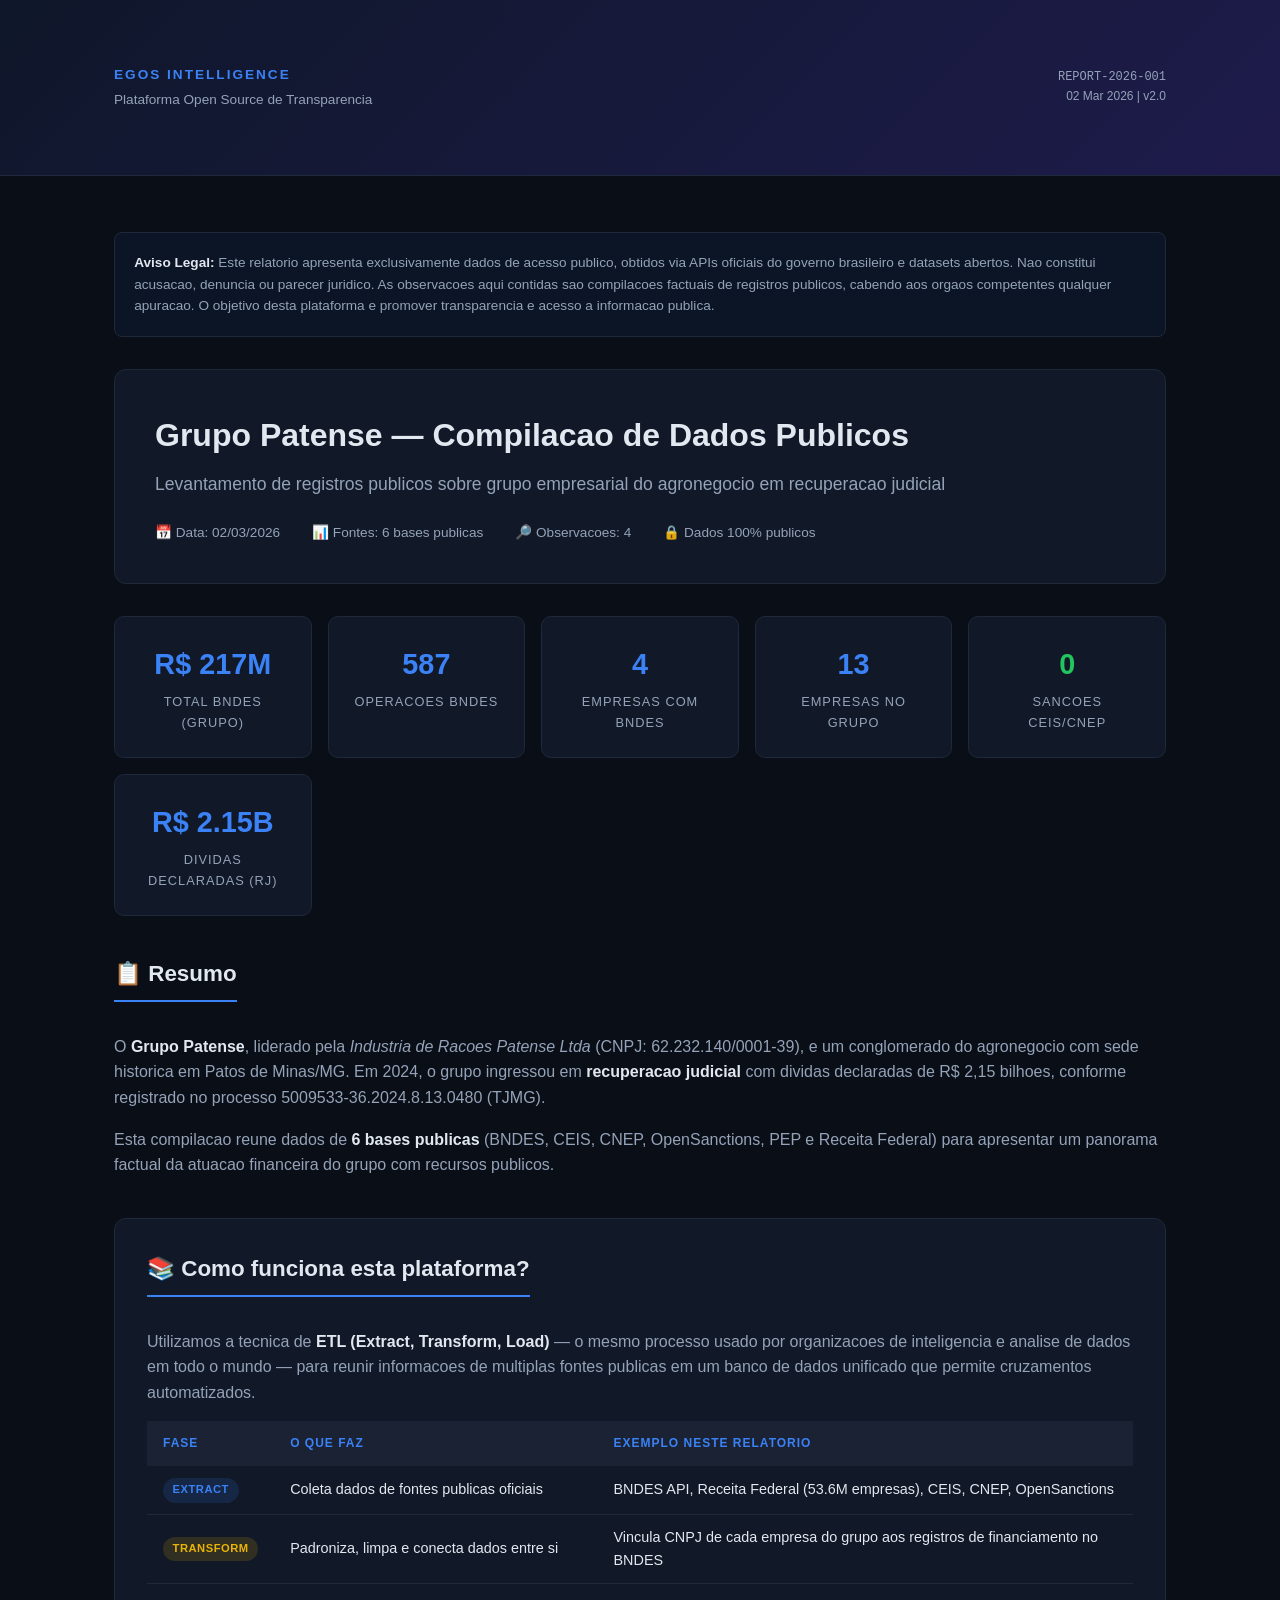
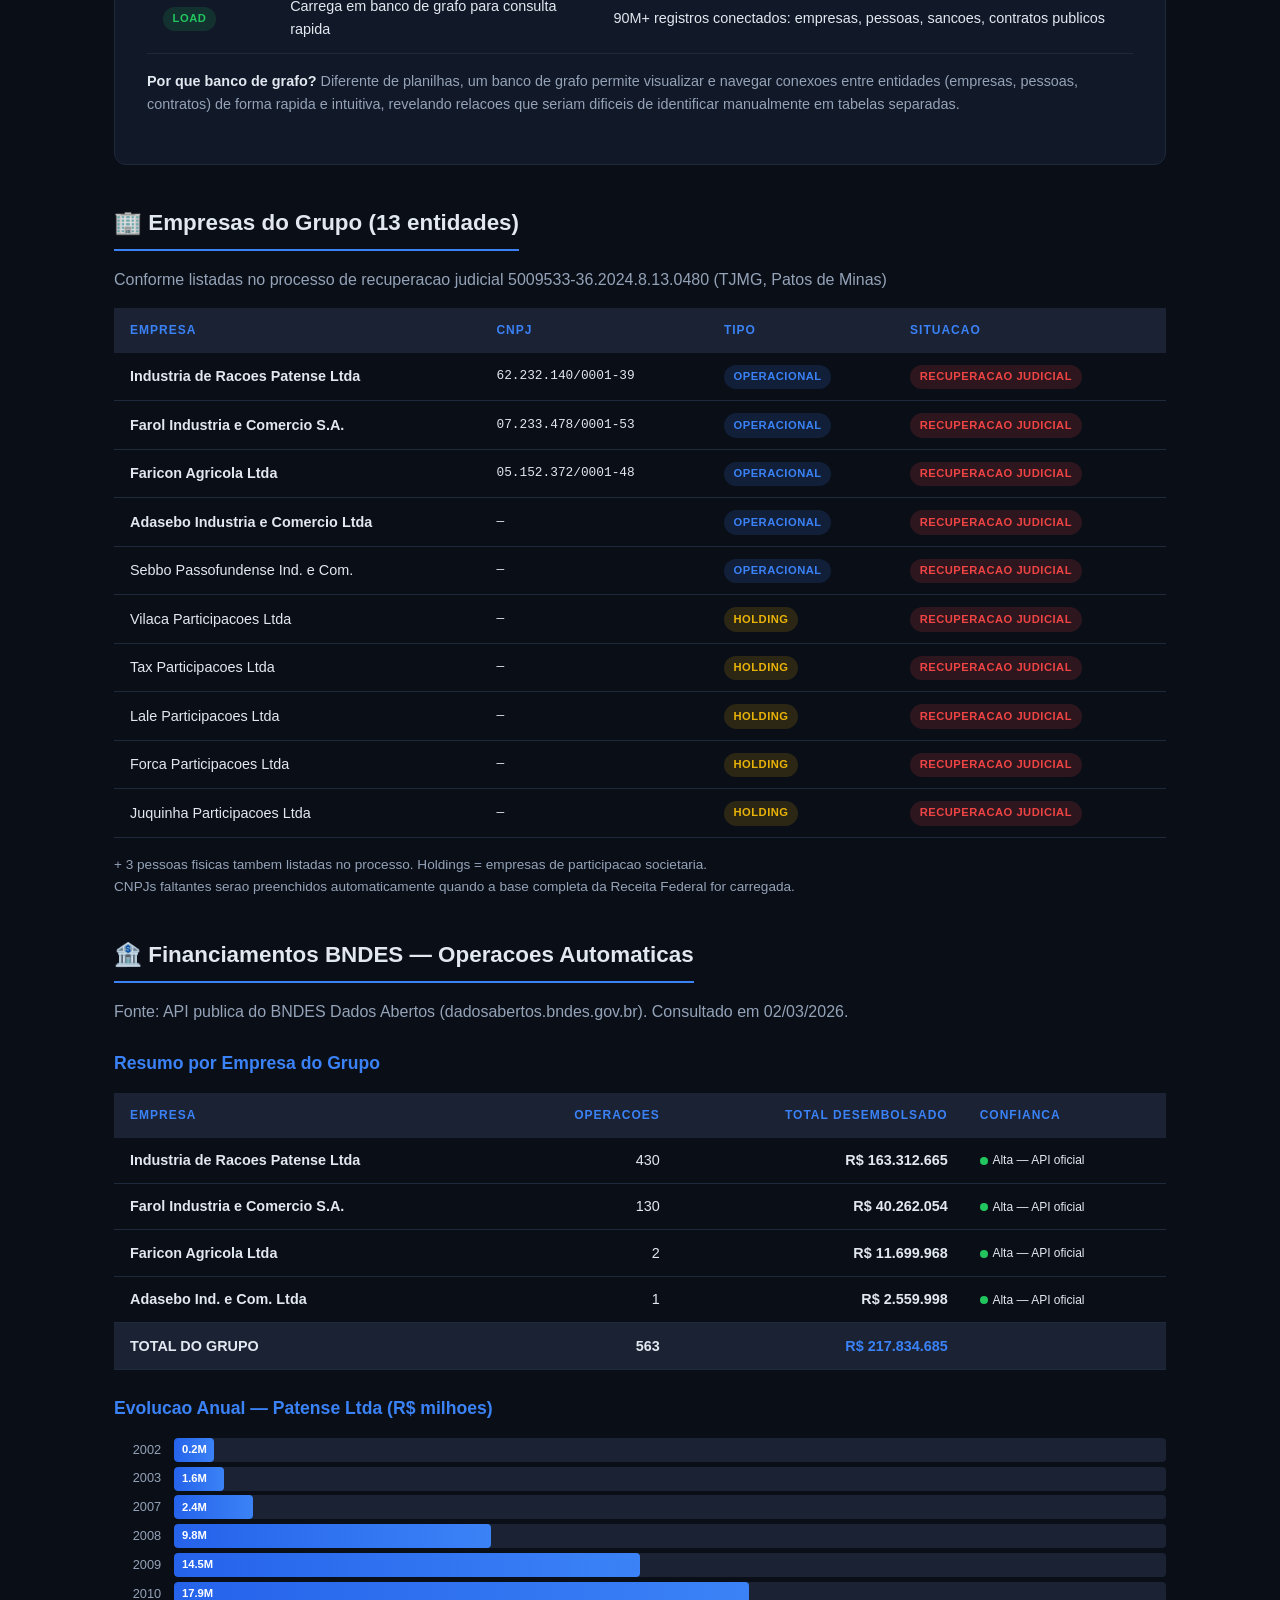
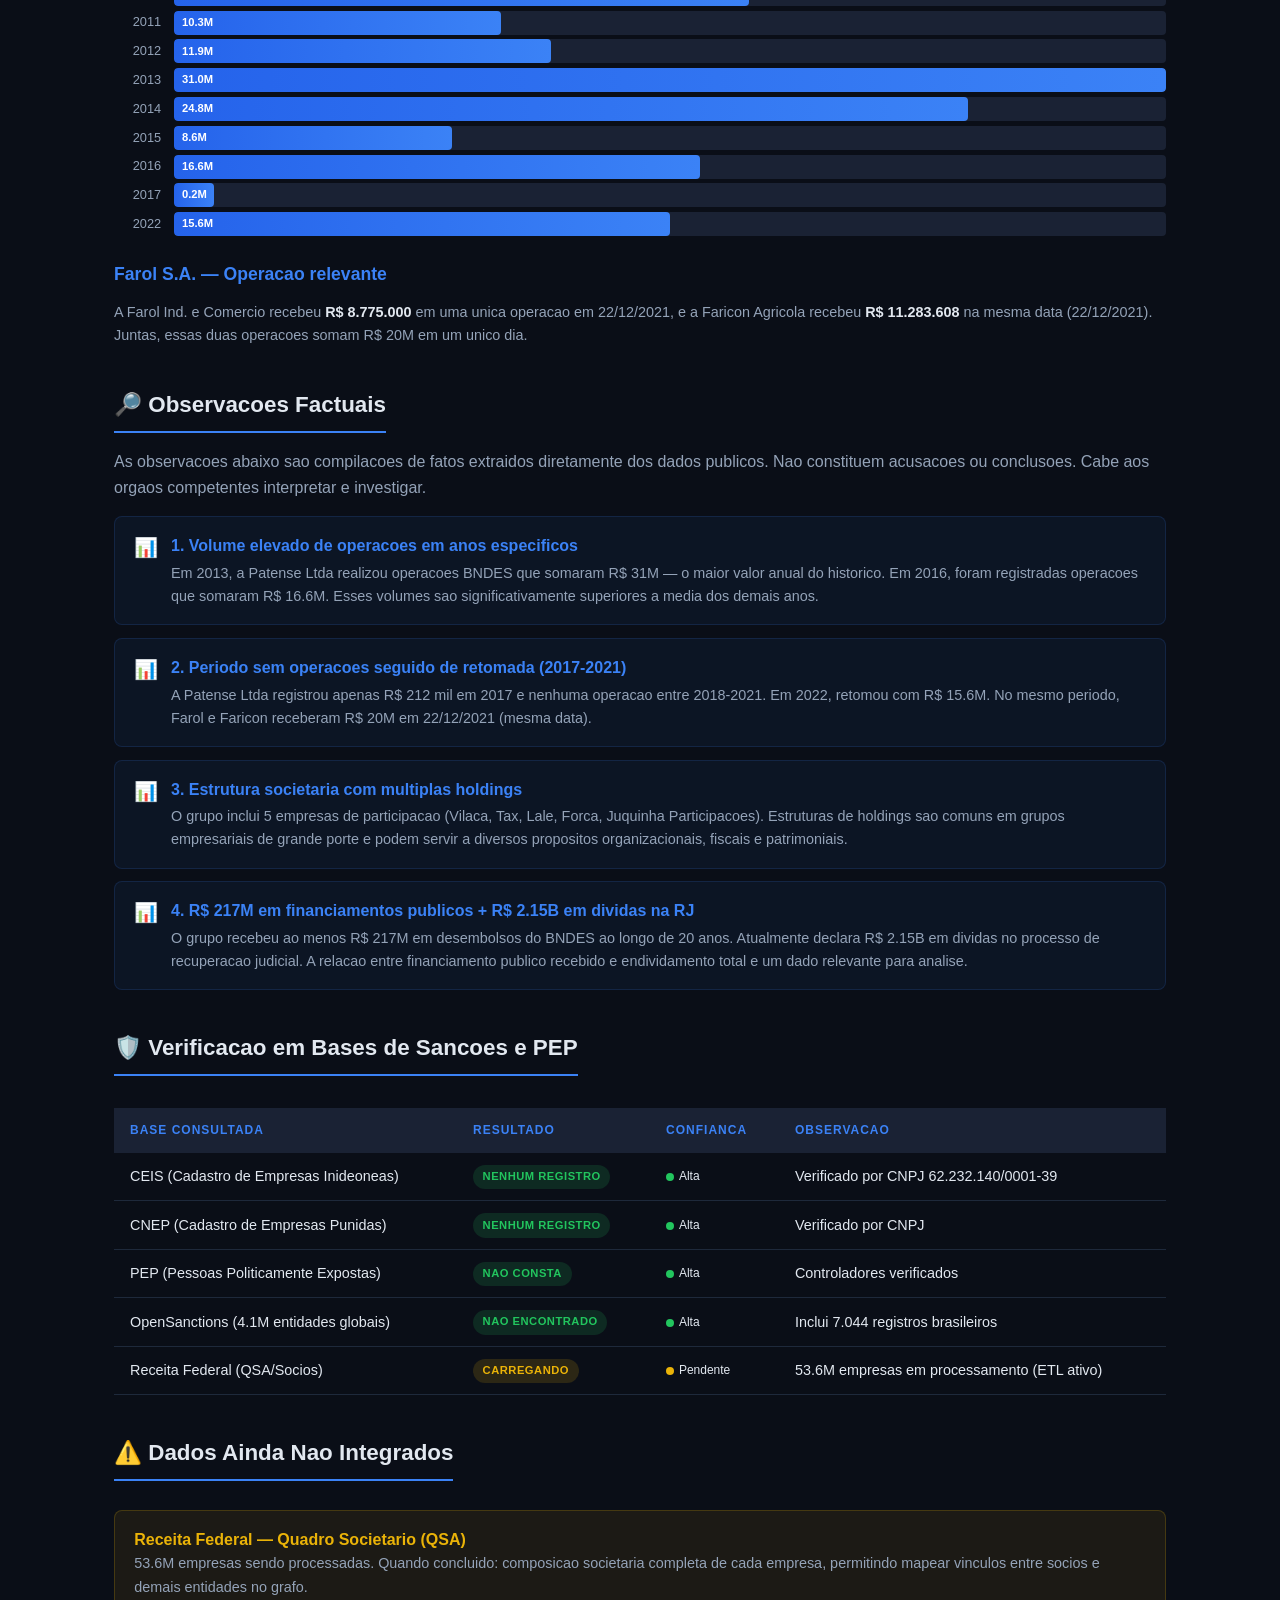
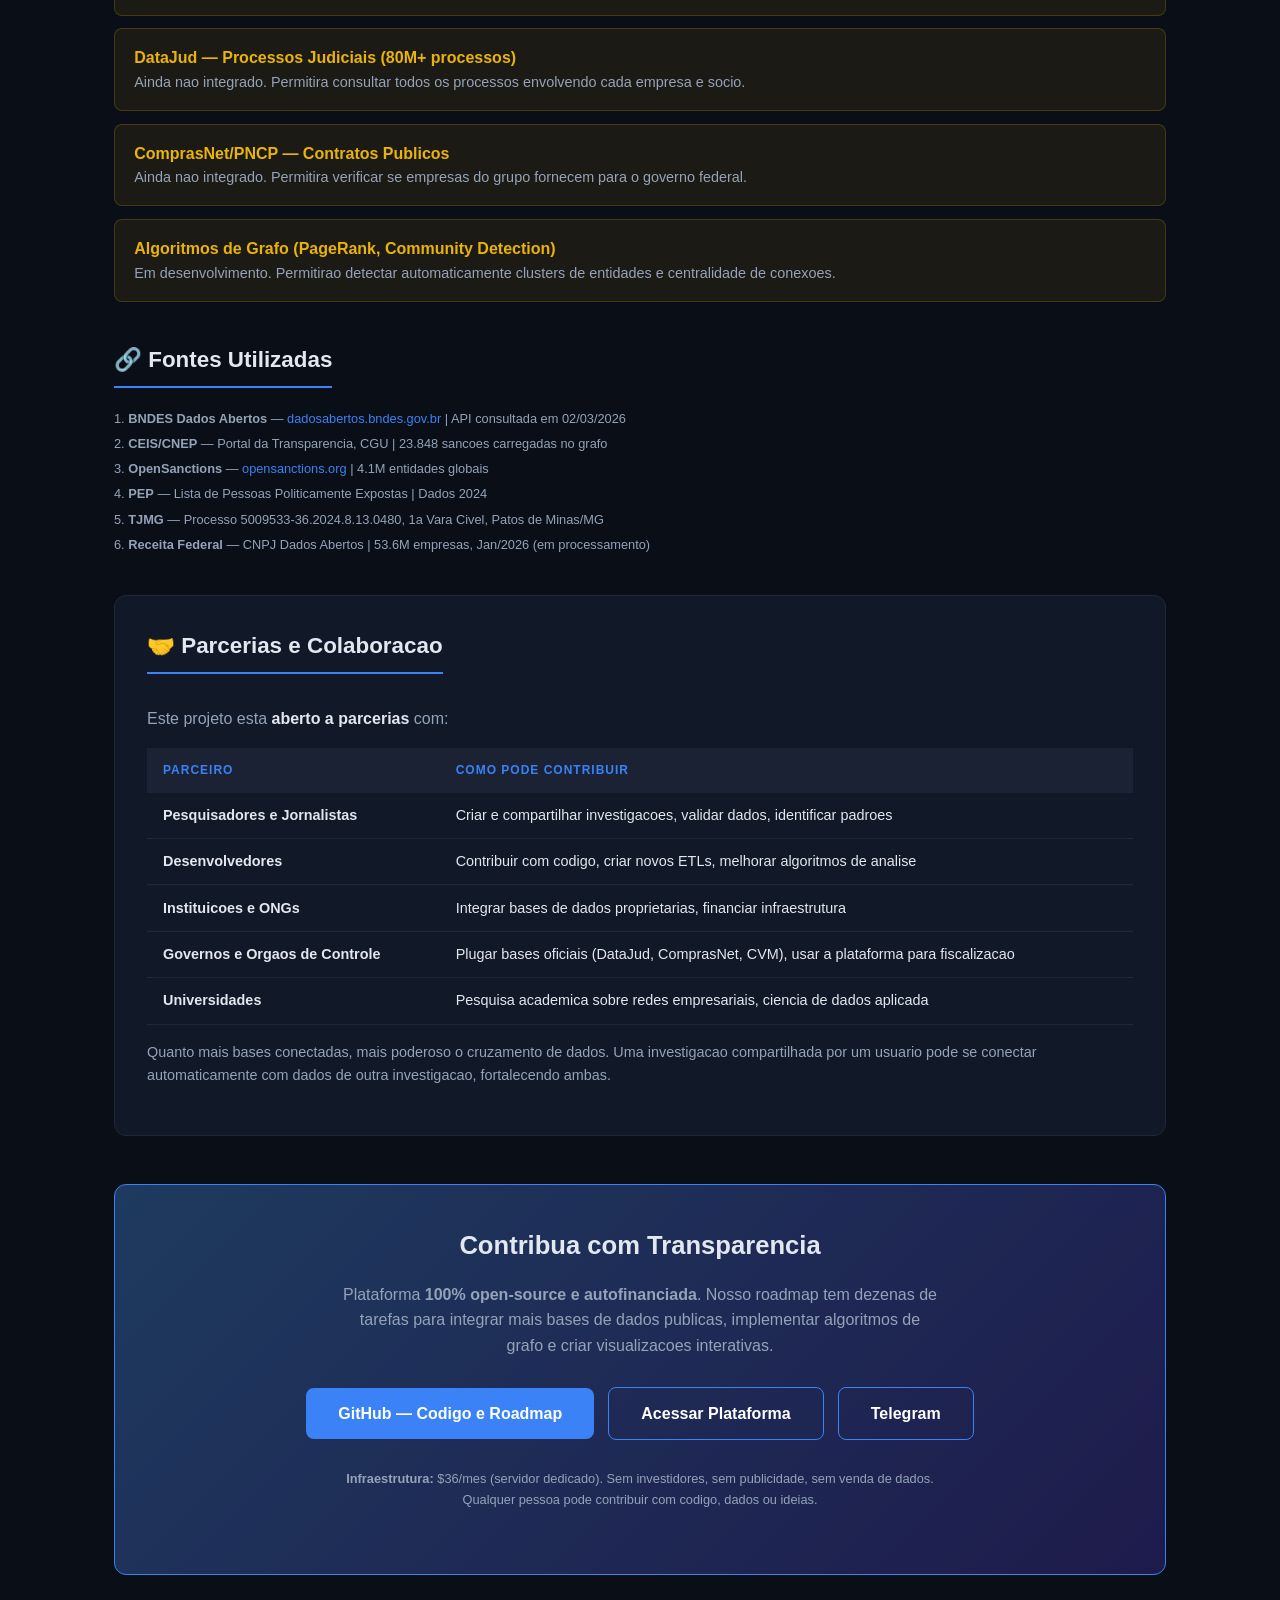
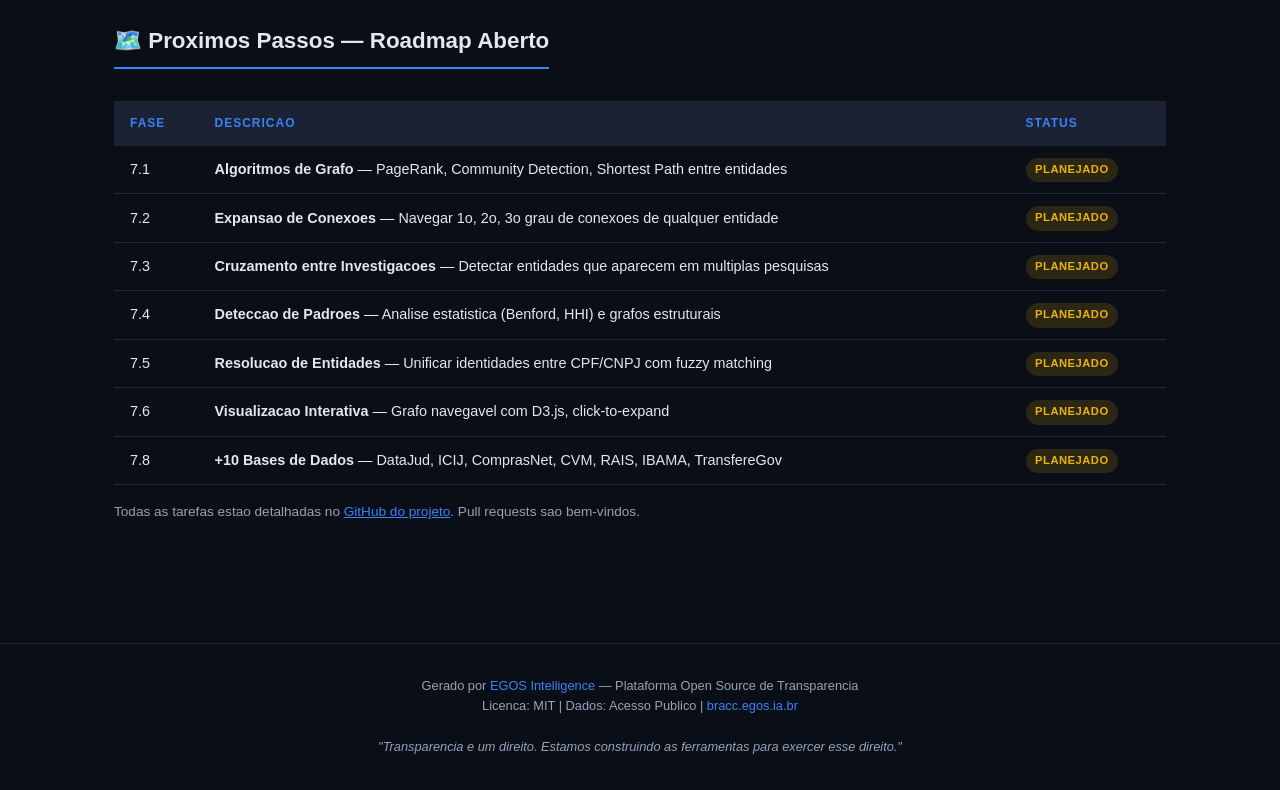
<file: frontend/public/reports/patense.html>
<!DOCTYPE html>
<html lang="pt-BR">
<head>
<meta charset="UTF-8">
<meta name="viewport" content="width=device-width, initial-scale=1.0">
<title>Grupo Patense — Analise de Dados Publicos | EGOS Intelligence</title>
<style>
  :root {
    --bg: #0a0e17; --bg2: #111827; --bg3: #1a2234;
    --text: #e2e8f0; --muted: #94a3b8; --accent: #3b82f6;
    --red: #ef4444; --green: #22c55e; --yellow: #eab308; --orange: #f97316;
    --border: #1e293b;
  }
  * { margin: 0; padding: 0; box-sizing: border-box; }
  body { font-family: 'Inter', -apple-system, BlinkMacSystemFont, 'Segoe UI', sans-serif; background: var(--bg); color: var(--text); line-height: 1.6; }
  .container { max-width: 1100px; margin: 0 auto; padding: 2rem 1.5rem; }
  .header { background: linear-gradient(135deg, #0f172a 0%, #1e1b4b 100%); border-bottom: 1px solid var(--border); padding: 2rem 0; }
  .header .container { display: flex; justify-content: space-between; align-items: center; flex-wrap: wrap; gap: 1rem; }
  .logo { font-size: 0.85rem; color: var(--accent); font-weight: 700; letter-spacing: 2px; text-transform: uppercase; }
  .report-id { font-size: 0.75rem; color: var(--muted); font-family: monospace; }
  .hero { background: var(--bg2); border: 1px solid var(--border); border-radius: 12px; padding: 2.5rem; margin: 2rem 0; }
  .hero h1 { font-size: 2rem; font-weight: 800; margin-bottom: 0.5rem; }
  .hero .subtitle { color: var(--muted); font-size: 1.1rem; margin-bottom: 1.5rem; }
  .hero .meta { display: flex; gap: 2rem; flex-wrap: wrap; font-size: 0.85rem; color: var(--muted); }
  .hero .meta span { display: flex; align-items: center; gap: 0.4rem; }
  .stats { display: grid; grid-template-columns: repeat(auto-fit, minmax(180px, 1fr)); gap: 1rem; margin: 2rem 0; }
  .stat-card { background: var(--bg2); border: 1px solid var(--border); border-radius: 10px; padding: 1.5rem; text-align: center; }
  .stat-card .value { font-size: 1.8rem; font-weight: 800; color: var(--accent); }
  .stat-card .label { font-size: 0.8rem; color: var(--muted); text-transform: uppercase; letter-spacing: 1px; margin-top: 0.3rem; }
  .section { margin: 2.5rem 0; }
  .section h2 { font-size: 1.4rem; font-weight: 700; margin-bottom: 1rem; padding-bottom: 0.5rem; border-bottom: 2px solid var(--accent); display: inline-block; }
  .section h3 { font-size: 1.1rem; font-weight: 600; margin: 1.5rem 0 0.8rem; color: var(--accent); }
  table { width: 100%; border-collapse: collapse; margin: 1rem 0; font-size: 0.9rem; }
  th { background: var(--bg3); color: var(--accent); font-weight: 600; text-align: left; padding: 0.8rem 1rem; font-size: 0.75rem; text-transform: uppercase; letter-spacing: 1px; }
  td { padding: 0.7rem 1rem; border-bottom: 1px solid var(--border); }
  tr:hover td { background: rgba(59,130,246,0.05); }
  .observation { background: rgba(59,130,246,0.06); border: 1px solid rgba(59,130,246,0.15); border-radius: 8px; padding: 1rem 1.2rem; margin: 0.8rem 0; display: flex; gap: 0.8rem; align-items: flex-start; }
  .observation .icon { font-size: 1.2rem; flex-shrink: 0; }
  .observation .title { font-weight: 700; color: var(--accent); }
  .observation .desc { color: var(--muted); font-size: 0.9rem; margin-top: 0.2rem; }
  .bar-chart { margin: 1rem 0; }
  .bar-row { display: flex; align-items: center; margin: 0.3rem 0; font-size: 0.8rem; }
  .bar-label { width: 60px; text-align: right; padding-right: 0.8rem; color: var(--muted); flex-shrink: 0; }
  .bar-track { flex: 1; height: 24px; background: var(--bg3); border-radius: 4px; overflow: hidden; position: relative; }
  .bar-fill { height: 100%; border-radius: 4px; display: flex; align-items: center; padding-left: 0.5rem; font-size: 0.7rem; font-weight: 600; color: white; min-width: 40px; background: linear-gradient(90deg, #2563eb, #3b82f6); }
  .badge { display: inline-block; padding: 0.2rem 0.6rem; border-radius: 9999px; font-size: 0.7rem; font-weight: 600; text-transform: uppercase; letter-spacing: 0.5px; }
  .badge.red { background: rgba(239,68,68,0.15); color: var(--red); }
  .badge.green { background: rgba(34,197,94,0.15); color: var(--green); }
  .badge.yellow { background: rgba(234,179,8,0.15); color: var(--yellow); }
  .badge.blue { background: rgba(59,130,246,0.15); color: var(--accent); }
  .note-box { background: rgba(234,179,8,0.08); border: 1px solid rgba(234,179,8,0.2); border-radius: 8px; padding: 1rem 1.2rem; margin: 0.8rem 0; }
  .note-box .title { font-weight: 700; color: var(--yellow); }
  .note-box .desc { color: var(--muted); font-size: 0.9rem; }
  .cta { background: linear-gradient(135deg, #1e3a5f 0%, #1e1b4b 100%); border: 1px solid var(--accent); border-radius: 12px; padding: 2.5rem; margin: 3rem 0; text-align: center; }
  .cta h2 { font-size: 1.6rem; margin-bottom: 1rem; }
  .cta p { color: var(--muted); max-width: 600px; margin: 0 auto 1.5rem; }
  .cta a { display: inline-block; background: var(--accent); color: white; padding: 0.8rem 2rem; border-radius: 8px; text-decoration: none; font-weight: 700; margin: 0.3rem; transition: transform 0.2s; }
  .cta a:hover { transform: translateY(-2px); }
  .cta .secondary { background: transparent; border: 1px solid var(--accent); }
  .footer { text-align: center; padding: 2rem; color: var(--muted); font-size: 0.8rem; border-top: 1px solid var(--border); margin-top: 3rem; }
  .footer a { color: var(--accent); text-decoration: none; }
  .source { font-size: 0.8rem; color: var(--muted); margin: 0.3rem 0; }
  .source a { color: var(--accent); text-decoration: none; }
  .confidence { display: inline-flex; align-items: center; gap: 0.3rem; font-size: 0.75rem; }
  .confidence .dot { width: 8px; height: 8px; border-radius: 50%; }
  .confidence .dot.high { background: var(--green); }
  .confidence .dot.medium { background: var(--yellow); }
  .disclaimer-box { background: rgba(59,130,246,0.06); border: 1px solid var(--border); border-radius: 8px; padding: 1.2rem; margin: 1.5rem 0; font-size: 0.85rem; color: var(--muted); }
  @media (max-width: 768px) {
    .hero h1 { font-size: 1.4rem; }
    .stats { grid-template-columns: repeat(2, 1fr); }
    .hero .meta { flex-direction: column; gap: 0.5rem; }
  }
</style>
</head>
<body>

<div class="header">
  <div class="container">
    <div>
      <div class="logo">EGOS Intelligence</div>
      <div style="color:var(--muted);font-size:0.85rem;margin-top:0.2rem;">Plataforma Open Source de Transparencia</div>
    </div>
    <div style="text-align:right;">
      <div class="report-id">REPORT-2026-001</div>
      <div style="font-size:0.75rem;color:var(--muted);">02 Mar 2026 | v2.0</div>
    </div>
  </div>
</div>

<div class="container">

  <div class="disclaimer-box">
    <strong style="color:var(--text)">Aviso Legal:</strong> Este relatorio apresenta exclusivamente dados de acesso publico, obtidos via APIs oficiais do governo brasileiro e datasets abertos. 
    Nao constitui acusacao, denuncia ou parecer juridico. As observacoes aqui contidas sao compilacoes factuais de registros publicos, 
    cabendo aos orgaos competentes qualquer apuracao. O objetivo desta plataforma e promover transparencia e acesso a informacao publica.
  </div>

  <div class="hero">
    <h1>Grupo Patense — Compilacao de Dados Publicos</h1>
    <div class="subtitle">Levantamento de registros publicos sobre grupo empresarial do agronegocio em recuperacao judicial</div>
    <div class="meta">
      <span>&#128197; Data: 02/03/2026</span>
      <span>&#128202; Fontes: 6 bases publicas</span>
      <span>&#128270; Observacoes: 4</span>
      <span>&#128274; Dados 100% publicos</span>
    </div>
  </div>

  <div class="stats">
    <div class="stat-card">
      <div class="value" style="color:var(--accent)">R$ 217M</div>
      <div class="label">Total BNDES (Grupo)</div>
    </div>
    <div class="stat-card">
      <div class="value" style="color:var(--accent)">587</div>
      <div class="label">Operacoes BNDES</div>
    </div>
    <div class="stat-card">
      <div class="value" style="color:var(--accent)">4</div>
      <div class="label">Empresas com BNDES</div>
    </div>
    <div class="stat-card">
      <div class="value" style="color:var(--accent)">13</div>
      <div class="label">Empresas no Grupo</div>
    </div>
    <div class="stat-card">
      <div class="value" style="color:var(--green)">0</div>
      <div class="label">Sancoes CEIS/CNEP</div>
    </div>
    <div class="stat-card">
      <div class="value" style="color:var(--accent)">R$ 2.15B</div>
      <div class="label">Dividas Declaradas (RJ)</div>
    </div>
  </div>

  <!-- Resumo -->
  <div class="section">
    <h2>&#128203; Resumo</h2>
    <p style="margin:1rem 0;color:var(--muted);">
      O <strong style="color:var(--text)">Grupo Patense</strong>, liderado pela <em>Industria de Racoes Patense Ltda</em> (CNPJ: 62.232.140/0001-39), 
      e um conglomerado do agronegocio com sede historica em Patos de Minas/MG. Em 2024, o grupo ingressou em 
      <strong style="color:var(--text)">recuperacao judicial</strong> com dividas declaradas de R$ 2,15 bilhoes, 
      conforme registrado no processo 5009533-36.2024.8.13.0480 (TJMG).
    </p>
    <p style="margin:1rem 0;color:var(--muted);">
      Esta compilacao reune dados de <strong style="color:var(--text)">6 bases publicas</strong> (BNDES, CEIS, CNEP, OpenSanctions, PEP e Receita Federal)
      para apresentar um panorama factual da atuacao financeira do grupo com recursos publicos.
    </p>
  </div>

  <!-- Como funciona -->
  <div class="section" style="background:var(--bg2);border:1px solid var(--border);border-radius:12px;padding:2rem;margin:2rem 0;">
    <h2>&#128218; Como funciona esta plataforma?</h2>
    <p style="margin:1rem 0;color:var(--muted);">
      Utilizamos a tecnica de <strong style="color:var(--text)">ETL (Extract, Transform, Load)</strong> — o mesmo processo 
      usado por organizacoes de inteligencia e analise de dados em todo o mundo — para reunir informacoes de multiplas fontes publicas 
      em um banco de dados unificado que permite cruzamentos automatizados.
    </p>
    <table>
      <tr><th style="width:100px">Fase</th><th>O que faz</th><th>Exemplo neste relatorio</th></tr>
      <tr>
        <td><span class="badge blue">Extract</span></td>
        <td>Coleta dados de fontes publicas oficiais</td>
        <td>BNDES API, Receita Federal (53.6M empresas), CEIS, CNEP, OpenSanctions</td>
      </tr>
      <tr>
        <td><span class="badge yellow">Transform</span></td>
        <td>Padroniza, limpa e conecta dados entre si</td>
        <td>Vincula CNPJ de cada empresa do grupo aos registros de financiamento no BNDES</td>
      </tr>
      <tr>
        <td><span class="badge green">Load</span></td>
        <td>Carrega em banco de grafo para consulta rapida</td>
        <td>90M+ registros conectados: empresas, pessoas, sancoes, contratos publicos</td>
      </tr>
    </table>
    <p style="margin:1rem 0;color:var(--muted);font-size:0.9rem;">
      <strong style="color:var(--text)">Por que banco de grafo?</strong> Diferente de planilhas, um banco de grafo permite 
      visualizar e navegar conexoes entre entidades (empresas, pessoas, contratos) de forma rapida e intuitiva, 
      revelando relacoes que seriam dificeis de identificar manualmente em tabelas separadas.
    </p>
  </div>

  <!-- Empresas do Grupo -->
  <div class="section">
    <h2>&#127970; Empresas do Grupo (13 entidades)</h2>
    <p style="color:var(--muted);margin-bottom:1rem;">Conforme listadas no processo de recuperacao judicial 5009533-36.2024.8.13.0480 (TJMG, Patos de Minas)</p>
    <table>
      <tr><th>Empresa</th><th>CNPJ</th><th>Tipo</th><th>Situacao</th></tr>
      <tr><td><strong>Industria de Racoes Patense Ltda</strong></td><td style="font-family:monospace;font-size:0.8rem">62.232.140/0001-39</td><td><span class="badge blue">Operacional</span></td><td><span class="badge red">Recuperacao Judicial</span></td></tr>
      <tr><td><strong>Farol Industria e Comercio S.A.</strong></td><td style="font-family:monospace;font-size:0.8rem">07.233.478/0001-53</td><td><span class="badge blue">Operacional</span></td><td><span class="badge red">Recuperacao Judicial</span></td></tr>
      <tr><td><strong>Faricon Agricola Ltda</strong></td><td style="font-family:monospace;font-size:0.8rem">05.152.372/0001-48</td><td><span class="badge blue">Operacional</span></td><td><span class="badge red">Recuperacao Judicial</span></td></tr>
      <tr><td><strong>Adasebo Industria e Comercio Ltda</strong></td><td style="font-family:monospace;font-size:0.8rem">—</td><td><span class="badge blue">Operacional</span></td><td><span class="badge red">Recuperacao Judicial</span></td></tr>
      <tr><td>Sebbo Passofundense Ind. e Com.</td><td style="font-family:monospace;font-size:0.8rem">—</td><td><span class="badge blue">Operacional</span></td><td><span class="badge red">Recuperacao Judicial</span></td></tr>
      <tr><td>Vilaca Participacoes Ltda</td><td style="font-family:monospace;font-size:0.8rem">—</td><td><span class="badge yellow">Holding</span></td><td><span class="badge red">Recuperacao Judicial</span></td></tr>
      <tr><td>Tax Participacoes Ltda</td><td style="font-family:monospace;font-size:0.8rem">—</td><td><span class="badge yellow">Holding</span></td><td><span class="badge red">Recuperacao Judicial</span></td></tr>
      <tr><td>Lale Participacoes Ltda</td><td style="font-family:monospace;font-size:0.8rem">—</td><td><span class="badge yellow">Holding</span></td><td><span class="badge red">Recuperacao Judicial</span></td></tr>
      <tr><td>Forca Participacoes Ltda</td><td style="font-family:monospace;font-size:0.8rem">—</td><td><span class="badge yellow">Holding</span></td><td><span class="badge red">Recuperacao Judicial</span></td></tr>
      <tr><td>Juquinha Participacoes Ltda</td><td style="font-family:monospace;font-size:0.8rem">—</td><td><span class="badge yellow">Holding</span></td><td><span class="badge red">Recuperacao Judicial</span></td></tr>
    </table>
    <p style="color:var(--muted);font-size:0.85rem;margin-top:0.5rem;">
      + 3 pessoas fisicas tambem listadas no processo. Holdings = empresas de participacao societaria.
      <br>CNPJs faltantes serao preenchidos automaticamente quando a base completa da Receita Federal for carregada.
    </p>
  </div>

  <!-- BNDES -->
  <div class="section">
    <h2>&#127974; Financiamentos BNDES — Operacoes Automaticas</h2>
    <p style="color:var(--muted);margin-bottom:1rem;">Fonte: API publica do BNDES Dados Abertos (dadosabertos.bndes.gov.br). Consultado em 02/03/2026.</p>
    
    <h3>Resumo por Empresa do Grupo</h3>
    <table>
      <tr><th>Empresa</th><th style="text-align:right">Operacoes</th><th style="text-align:right">Total Desembolsado</th><th>Confianca</th></tr>
      <tr>
        <td><strong>Industria de Racoes Patense Ltda</strong></td>
        <td style="text-align:right">430</td>
        <td style="text-align:right;font-weight:700">R$ 163.312.665</td>
        <td><span class="confidence"><span class="dot high"></span> Alta — API oficial</span></td>
      </tr>
      <tr>
        <td><strong>Farol Industria e Comercio S.A.</strong></td>
        <td style="text-align:right">130</td>
        <td style="text-align:right;font-weight:700">R$ 40.262.054</td>
        <td><span class="confidence"><span class="dot high"></span> Alta — API oficial</span></td>
      </tr>
      <tr>
        <td><strong>Faricon Agricola Ltda</strong></td>
        <td style="text-align:right">2</td>
        <td style="text-align:right;font-weight:700">R$ 11.699.968</td>
        <td><span class="confidence"><span class="dot high"></span> Alta — API oficial</span></td>
      </tr>
      <tr>
        <td><strong>Adasebo Ind. e Com. Ltda</strong></td>
        <td style="text-align:right">1</td>
        <td style="text-align:right;font-weight:700">R$ 2.559.998</td>
        <td><span class="confidence"><span class="dot high"></span> Alta — API oficial</span></td>
      </tr>
      <tr style="background:var(--bg3)">
        <td><strong>TOTAL DO GRUPO</strong></td>
        <td style="text-align:right;font-weight:700">563</td>
        <td style="text-align:right;font-weight:700;color:var(--accent)">R$ 217.834.685</td>
        <td></td>
      </tr>
    </table>
    
    <h3>Evolucao Anual — Patense Ltda (R$ milhoes)</h3>
    <div class="bar-chart">
      <div class="bar-row"><span class="bar-label">2002</span><div class="bar-track"><div class="bar-fill" style="width:0.7%">0.2M</div></div></div>
      <div class="bar-row"><span class="bar-label">2003</span><div class="bar-track"><div class="bar-fill" style="width:5%">1.6M</div></div></div>
      <div class="bar-row"><span class="bar-label">2007</span><div class="bar-track"><div class="bar-fill" style="width:8%">2.4M</div></div></div>
      <div class="bar-row"><span class="bar-label">2008</span><div class="bar-track"><div class="bar-fill" style="width:32%">9.8M</div></div></div>
      <div class="bar-row"><span class="bar-label">2009</span><div class="bar-track"><div class="bar-fill" style="width:47%">14.5M</div></div></div>
      <div class="bar-row"><span class="bar-label">2010</span><div class="bar-track"><div class="bar-fill" style="width:58%">17.9M</div></div></div>
      <div class="bar-row"><span class="bar-label">2011</span><div class="bar-track"><div class="bar-fill" style="width:33%">10.3M</div></div></div>
      <div class="bar-row"><span class="bar-label">2012</span><div class="bar-track"><div class="bar-fill" style="width:38%">11.9M</div></div></div>
      <div class="bar-row"><span class="bar-label">2013</span><div class="bar-track"><div class="bar-fill" style="width:100%">31.0M</div></div></div>
      <div class="bar-row"><span class="bar-label">2014</span><div class="bar-track"><div class="bar-fill" style="width:80%">24.8M</div></div></div>
      <div class="bar-row"><span class="bar-label">2015</span><div class="bar-track"><div class="bar-fill" style="width:28%">8.6M</div></div></div>
      <div class="bar-row"><span class="bar-label">2016</span><div class="bar-track"><div class="bar-fill" style="width:53%">16.6M</div></div></div>
      <div class="bar-row"><span class="bar-label">2017</span><div class="bar-track"><div class="bar-fill" style="width:0.7%">0.2M</div></div></div>
      <div class="bar-row"><span class="bar-label">2022</span><div class="bar-track"><div class="bar-fill" style="width:50%">15.6M</div></div></div>
    </div>

    <h3>Farol S.A. — Operacao relevante</h3>
    <p style="color:var(--muted);font-size:0.9rem;">
      A Farol Ind. e Comercio recebeu <strong style="color:var(--text)">R$ 8.775.000</strong> em uma unica operacao em 22/12/2021, 
      e a Faricon Agricola recebeu <strong style="color:var(--text)">R$ 11.283.608</strong> na mesma data (22/12/2021).
      Juntas, essas duas operacoes somam R$ 20M em um unico dia.
    </p>
  </div>

  <!-- Observacoes -->
  <div class="section">
    <h2>&#128270; Observacoes Factuais</h2>
    <p style="color:var(--muted);margin-bottom:1rem;">
      As observacoes abaixo sao compilacoes de fatos extraidos diretamente dos dados publicos. 
      Nao constituem acusacoes ou conclusoes. Cabe aos orgaos competentes interpretar e investigar.
    </p>
    
    <div class="observation">
      <div class="icon">&#128202;</div>
      <div>
        <div class="title">1. Volume elevado de operacoes em anos especificos</div>
        <div class="desc">
          Em 2013, a Patense Ltda realizou operacoes BNDES que somaram R$ 31M — o maior valor anual do historico. 
          Em 2016, foram registradas operacoes que somaram R$ 16.6M. Esses volumes sao significativamente 
          superiores a media dos demais anos.
        </div>
      </div>
    </div>
    
    <div class="observation">
      <div class="icon">&#128202;</div>
      <div>
        <div class="title">2. Periodo sem operacoes seguido de retomada (2017-2021)</div>
        <div class="desc">
          A Patense Ltda registrou apenas R$ 212 mil em 2017 e nenhuma operacao entre 2018-2021. 
          Em 2022, retomou com R$ 15.6M. No mesmo periodo, Farol e Faricon receberam R$ 20M em 22/12/2021 (mesma data).
        </div>
      </div>
    </div>
    
    <div class="observation">
      <div class="icon">&#128202;</div>
      <div>
        <div class="title">3. Estrutura societaria com multiplas holdings</div>
        <div class="desc">
          O grupo inclui 5 empresas de participacao (Vilaca, Tax, Lale, Forca, Juquinha Participacoes). 
          Estruturas de holdings sao comuns em grupos empresariais de grande porte e podem servir a diversos propositos 
          organizacionais, fiscais e patrimoniais.
        </div>
      </div>
    </div>
    
    <div class="observation">
      <div class="icon">&#128202;</div>
      <div>
        <div class="title">4. R$ 217M em financiamentos publicos + R$ 2.15B em dividas na RJ</div>
        <div class="desc">
          O grupo recebeu ao menos R$ 217M em desembolsos do BNDES ao longo de 20 anos. 
          Atualmente declara R$ 2.15B em dividas no processo de recuperacao judicial.
          A relacao entre financiamento publico recebido e endividamento total e um dado relevante para analise.
        </div>
      </div>
    </div>
  </div>

  <!-- Verificacao de Sancoes -->
  <div class="section">
    <h2>&#128737;&#65039; Verificacao em Bases de Sancoes e PEP</h2>
    <table>
      <tr><th>Base Consultada</th><th>Resultado</th><th>Confianca</th><th>Observacao</th></tr>
      <tr>
        <td>CEIS (Cadastro de Empresas Inideoneas)</td>
        <td><span class="badge green">Nenhum registro</span></td>
        <td><span class="confidence"><span class="dot high"></span> Alta</span></td>
        <td>Verificado por CNPJ 62.232.140/0001-39</td>
      </tr>
      <tr>
        <td>CNEP (Cadastro de Empresas Punidas)</td>
        <td><span class="badge green">Nenhum registro</span></td>
        <td><span class="confidence"><span class="dot high"></span> Alta</span></td>
        <td>Verificado por CNPJ</td>
      </tr>
      <tr>
        <td>PEP (Pessoas Politicamente Expostas)</td>
        <td><span class="badge green">Nao consta</span></td>
        <td><span class="confidence"><span class="dot high"></span> Alta</span></td>
        <td>Controladores verificados</td>
      </tr>
      <tr>
        <td>OpenSanctions (4.1M entidades globais)</td>
        <td><span class="badge green">Nao encontrado</span></td>
        <td><span class="confidence"><span class="dot high"></span> Alta</span></td>
        <td>Inclui 7.044 registros brasileiros</td>
      </tr>
      <tr>
        <td>Receita Federal (QSA/Socios)</td>
        <td><span class="badge yellow">Carregando</span></td>
        <td><span class="confidence"><span class="dot medium"></span> Pendente</span></td>
        <td>53.6M empresas em processamento (ETL ativo)</td>
      </tr>
    </table>
  </div>

  <!-- O que falta -->
  <div class="section">
    <h2>&#9888;&#65039; Dados Ainda Nao Integrados</h2>
    
    <div class="note-box">
      <div class="title">Receita Federal — Quadro Societario (QSA)</div>
      <div class="desc">53.6M empresas sendo processadas. Quando concluido: composicao societaria completa de cada empresa, 
      permitindo mapear vinculos entre socios e demais entidades no grafo.</div>
    </div>
    
    <div class="note-box">
      <div class="title">DataJud — Processos Judiciais (80M+ processos)</div>
      <div class="desc">Ainda nao integrado. Permitira consultar todos os processos envolvendo cada empresa e socio.</div>
    </div>
    
    <div class="note-box">
      <div class="title">ComprasNet/PNCP — Contratos Publicos</div>
      <div class="desc">Ainda nao integrado. Permitira verificar se empresas do grupo fornecem para o governo federal.</div>
    </div>
    
    <div class="note-box">
      <div class="title">Algoritmos de Grafo (PageRank, Community Detection)</div>
      <div class="desc">Em desenvolvimento. Permitirao detectar automaticamente clusters de entidades e centralidade de conexoes.</div>
    </div>
  </div>

  <!-- Fontes -->
  <div class="section">
    <h2>&#128279; Fontes Utilizadas</h2>
    <div class="source">1. <strong>BNDES Dados Abertos</strong> — <a href="https://dadosabertos.bndes.gov.br" target="_blank">dadosabertos.bndes.gov.br</a> | API consultada em 02/03/2026</div>
    <div class="source">2. <strong>CEIS/CNEP</strong> — Portal da Transparencia, CGU | 23.848 sancoes carregadas no grafo</div>
    <div class="source">3. <strong>OpenSanctions</strong> — <a href="https://opensanctions.org" target="_blank">opensanctions.org</a> | 4.1M entidades globais</div>
    <div class="source">4. <strong>PEP</strong> — Lista de Pessoas Politicamente Expostas | Dados 2024</div>
    <div class="source">5. <strong>TJMG</strong> — Processo 5009533-36.2024.8.13.0480, 1a Vara Civel, Patos de Minas/MG</div>
    <div class="source">6. <strong>Receita Federal</strong> — CNPJ Dados Abertos | 53.6M empresas, Jan/2026 (em processamento)</div>
  </div>

  <!-- Parcerias -->
  <div class="section" style="background:var(--bg2);border:1px solid var(--border);border-radius:12px;padding:2rem;margin:2rem 0;">
    <h2>&#129309; Parcerias e Colaboracao</h2>
    <p style="margin:1rem 0;color:var(--muted);">
      Este projeto esta <strong style="color:var(--text)">aberto a parcerias</strong> com:
    </p>
    <table>
      <tr><th>Parceiro</th><th>Como pode contribuir</th></tr>
      <tr><td><strong>Pesquisadores e Jornalistas</strong></td><td>Criar e compartilhar investigacoes, validar dados, identificar padroes</td></tr>
      <tr><td><strong>Desenvolvedores</strong></td><td>Contribuir com codigo, criar novos ETLs, melhorar algoritmos de analise</td></tr>
      <tr><td><strong>Instituicoes e ONGs</strong></td><td>Integrar bases de dados proprietarias, financiar infraestrutura</td></tr>
      <tr><td><strong>Governos e Orgaos de Controle</strong></td><td>Plugar bases oficiais (DataJud, ComprasNet, CVM), usar a plataforma para fiscalizacao</td></tr>
      <tr><td><strong>Universidades</strong></td><td>Pesquisa academica sobre redes empresariais, ciencia de dados aplicada</td></tr>
    </table>
    <p style="margin:1rem 0;color:var(--muted);font-size:0.9rem;">
      Quanto mais bases conectadas, mais poderoso o cruzamento de dados. Uma investigacao compartilhada por um usuario
      pode se conectar automaticamente com dados de outra investigacao, fortalecendo ambas.
    </p>
  </div>

  <!-- CTA -->
  <div class="cta">
    <h2>Contribua com Transparencia</h2>
    <p>
      Plataforma <strong>100% open-source e autofinanciada</strong>. 
      Nosso roadmap tem dezenas de tarefas para integrar mais bases de dados publicas, 
      implementar algoritmos de grafo e criar visualizacoes interativas.
    </p>
    <a href="https://github.com/enioxt/br-acc" target="_blank">GitHub — Codigo e Roadmap</a>
    <a href="https://bracc.egos.ia.br" target="_blank" class="secondary">Acessar Plataforma</a>
    <a href="https://t.me/EthikIntelligence" target="_blank" class="secondary">Telegram</a>
    <p style="font-size:0.8rem;margin-top:1.5rem;color:var(--muted);">
      <strong>Infraestrutura:</strong> $36/mes (servidor dedicado). Sem investidores, sem publicidade, sem venda de dados. 
      <br>Qualquer pessoa pode contribuir com codigo, dados ou ideias.
    </p>
  </div>

  <!-- Roadmap -->
  <div class="section">
    <h2>&#128506;&#65039; Proximos Passos — Roadmap Aberto</h2>
    <table>
      <tr><th>Fase</th><th>Descricao</th><th>Status</th></tr>
      <tr><td>7.1</td><td><strong>Algoritmos de Grafo</strong> — PageRank, Community Detection, Shortest Path entre entidades</td><td><span class="badge yellow">Planejado</span></td></tr>
      <tr><td>7.2</td><td><strong>Expansao de Conexoes</strong> — Navegar 1o, 2o, 3o grau de conexoes de qualquer entidade</td><td><span class="badge yellow">Planejado</span></td></tr>
      <tr><td>7.3</td><td><strong>Cruzamento entre Investigacoes</strong> — Detectar entidades que aparecem em multiplas pesquisas</td><td><span class="badge yellow">Planejado</span></td></tr>
      <tr><td>7.4</td><td><strong>Deteccao de Padroes</strong> — Analise estatistica (Benford, HHI) e grafos estruturais</td><td><span class="badge yellow">Planejado</span></td></tr>
      <tr><td>7.5</td><td><strong>Resolucao de Entidades</strong> — Unificar identidades entre CPF/CNPJ com fuzzy matching</td><td><span class="badge yellow">Planejado</span></td></tr>
      <tr><td>7.6</td><td><strong>Visualizacao Interativa</strong> — Grafo navegavel com D3.js, click-to-expand</td><td><span class="badge yellow">Planejado</span></td></tr>
      <tr><td>7.8</td><td><strong>+10 Bases de Dados</strong> — DataJud, ICIJ, ComprasNet, CVM, RAIS, IBAMA, TransfereGov</td><td><span class="badge yellow">Planejado</span></td></tr>
    </table>
    <p style="color:var(--muted);font-size:0.85rem;margin-top:1rem;">
      Todas as tarefas estao detalhadas no <a href="https://github.com/enioxt/br-acc" target="_blank" style="color:var(--accent)">GitHub do projeto</a>. 
      Pull requests sao bem-vindos.
    </p>
  </div>

</div>

<div class="footer">
  <p>
    Gerado por <a href="https://github.com/enioxt/br-acc">EGOS Intelligence</a> — Plataforma Open Source de Transparencia
    <br>Licenca: MIT | Dados: Acesso Publico | <a href="https://bracc.egos.ia.br">bracc.egos.ia.br</a>
    <br><br>
    <em>"Transparencia e um direito. Estamos construindo as ferramentas para exercer esse direito."</em>
  </p>
</div>

</body>
</html>
</file>
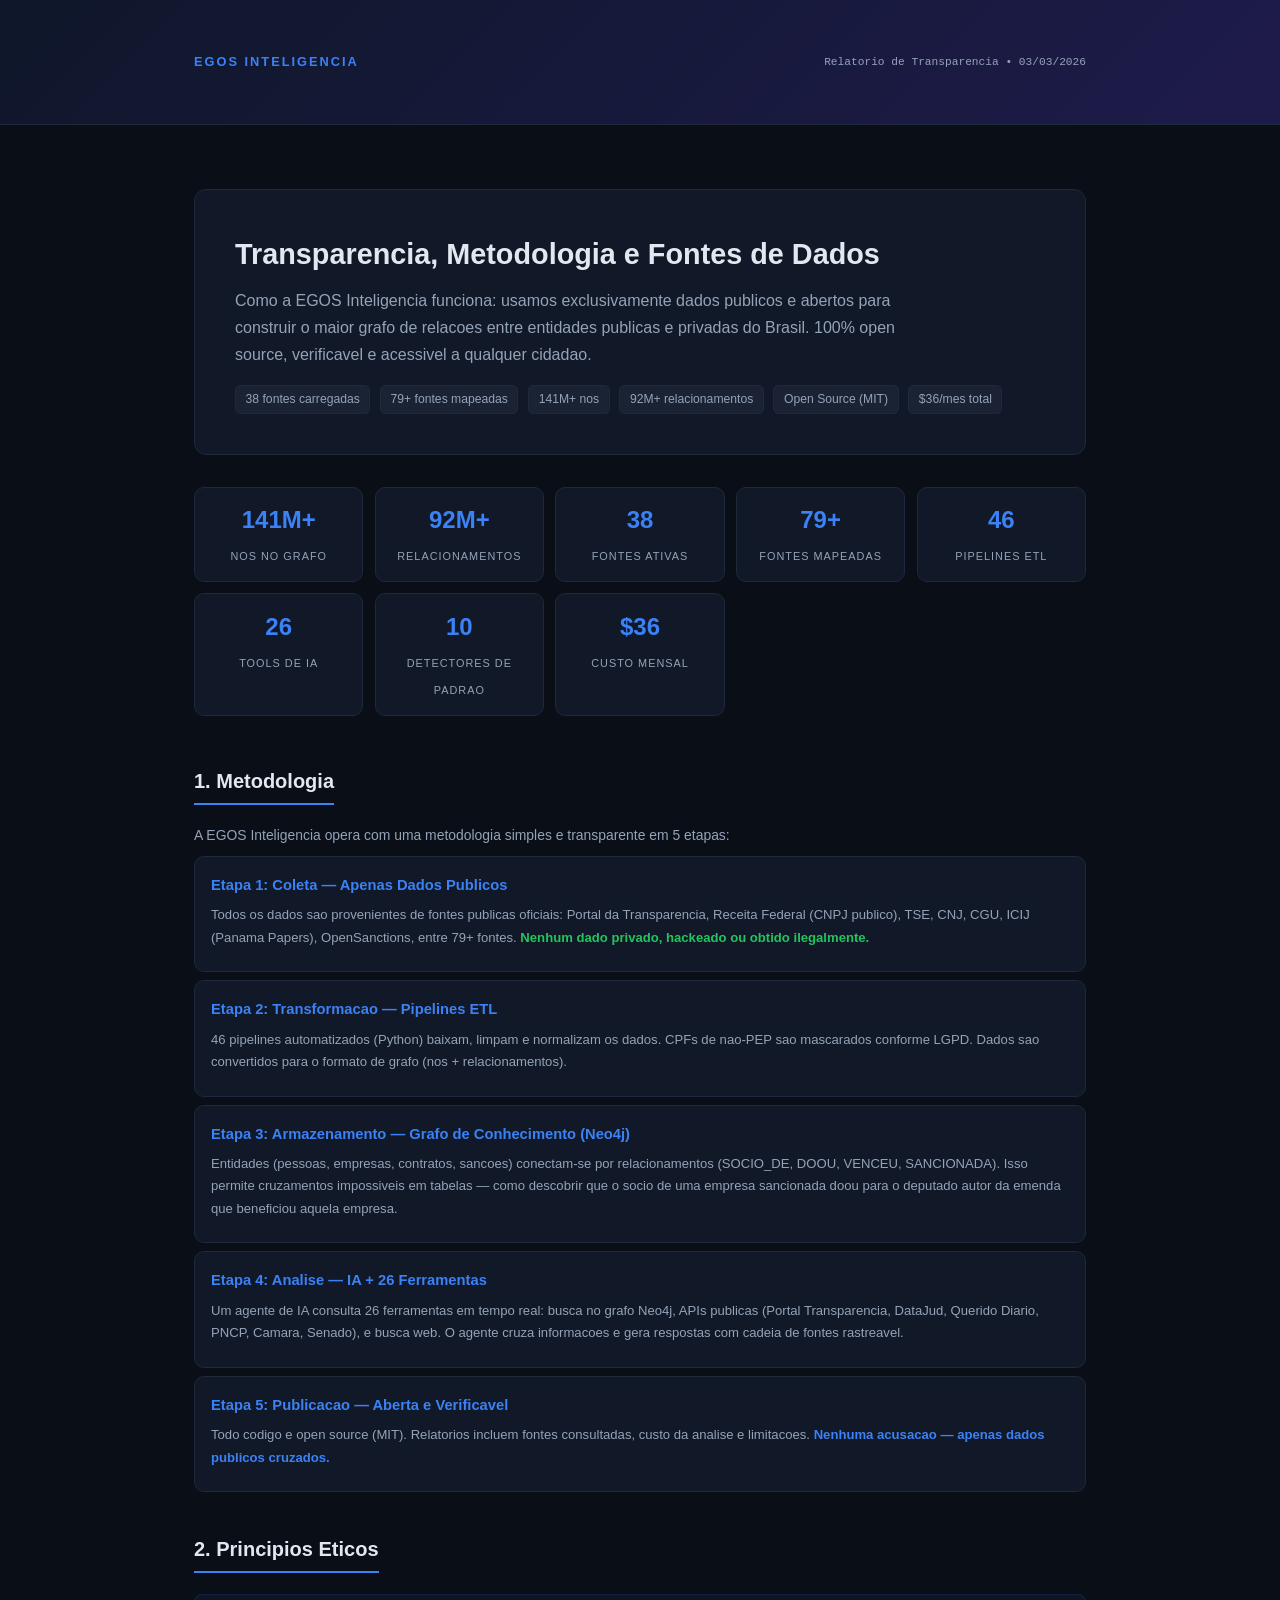
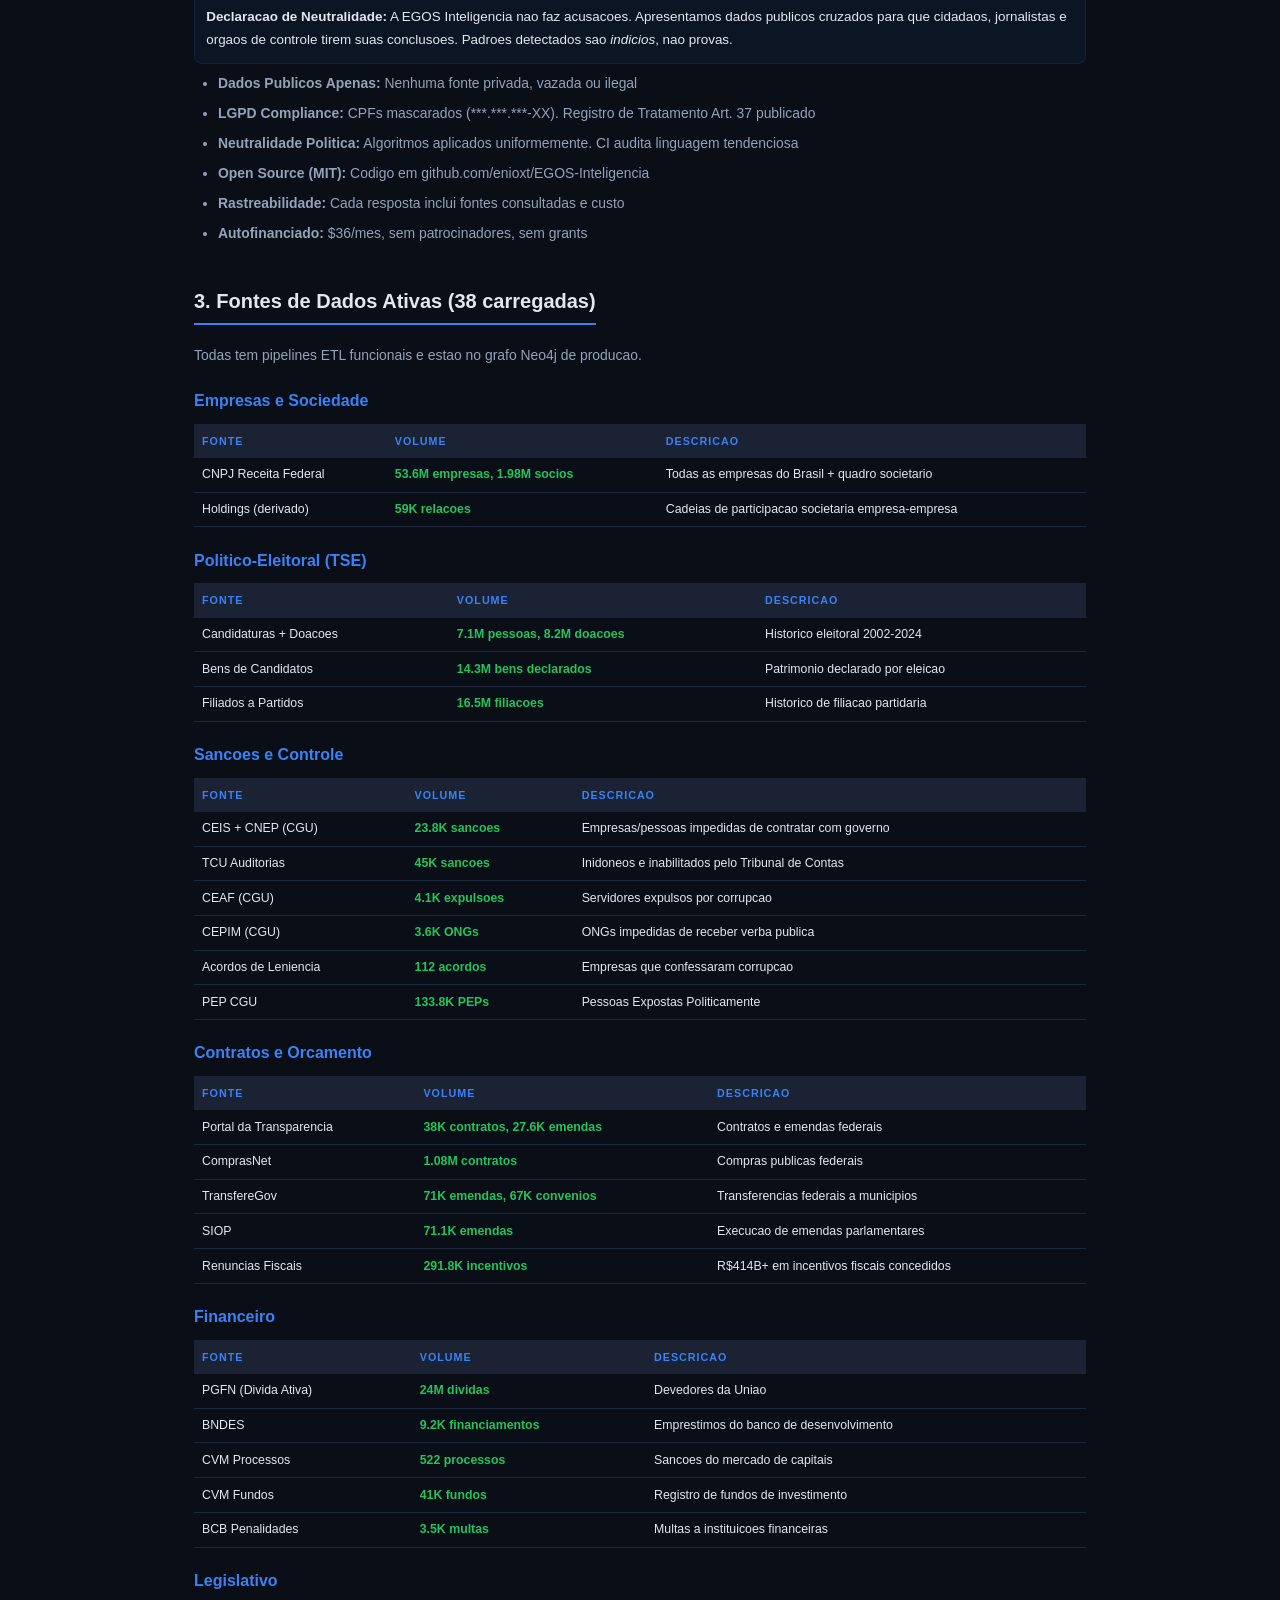
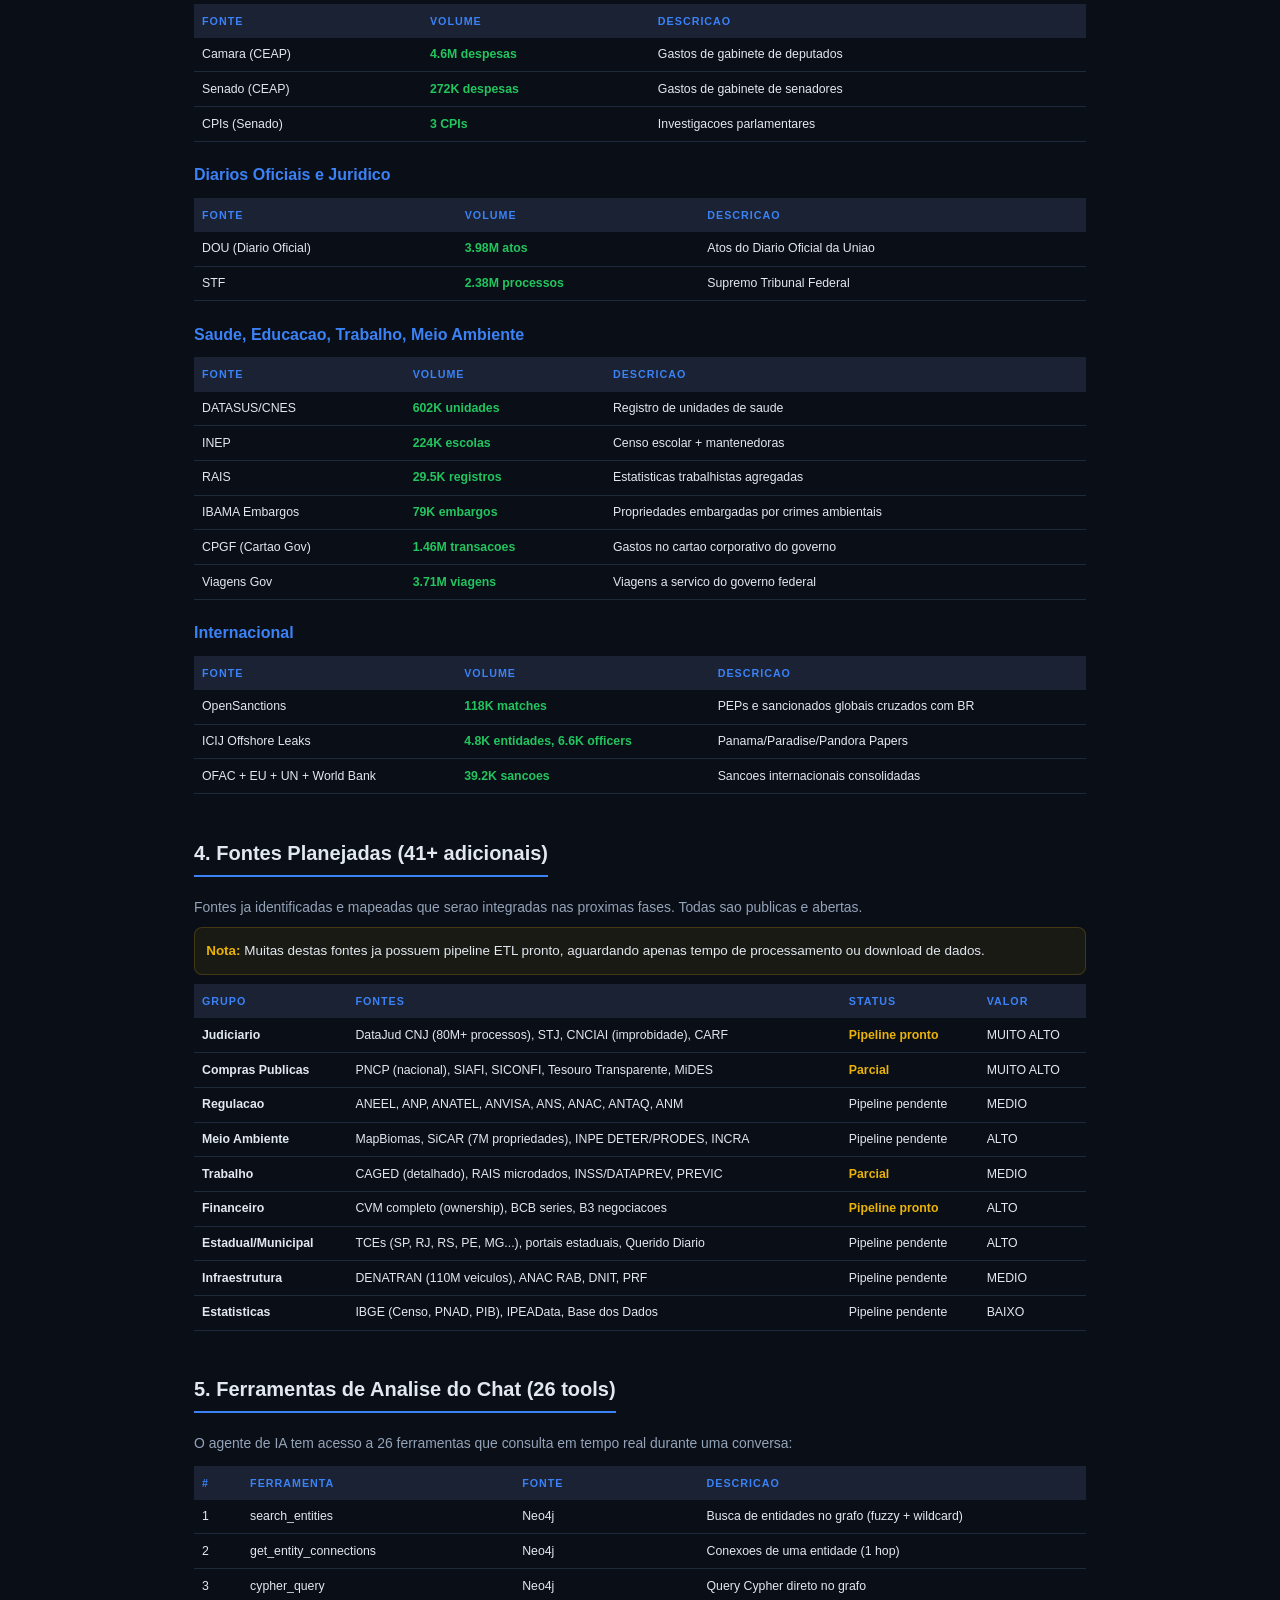
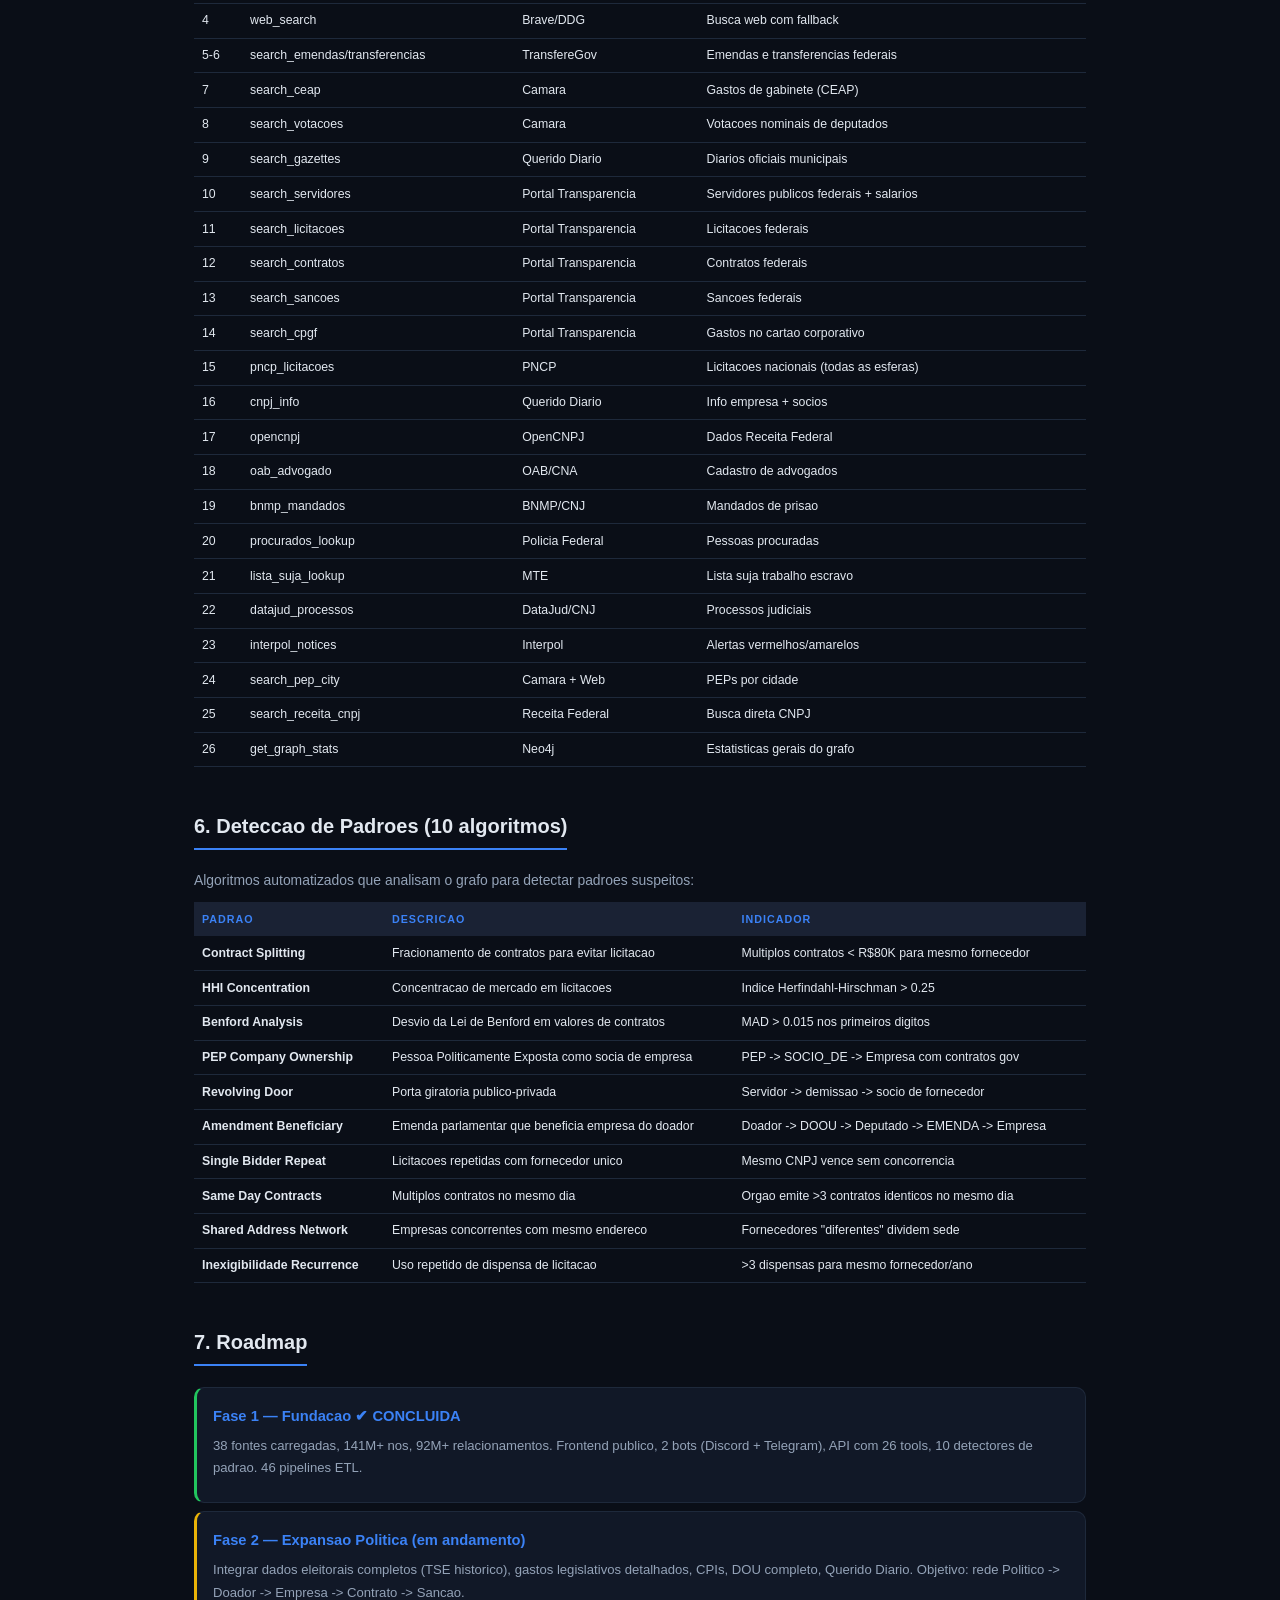
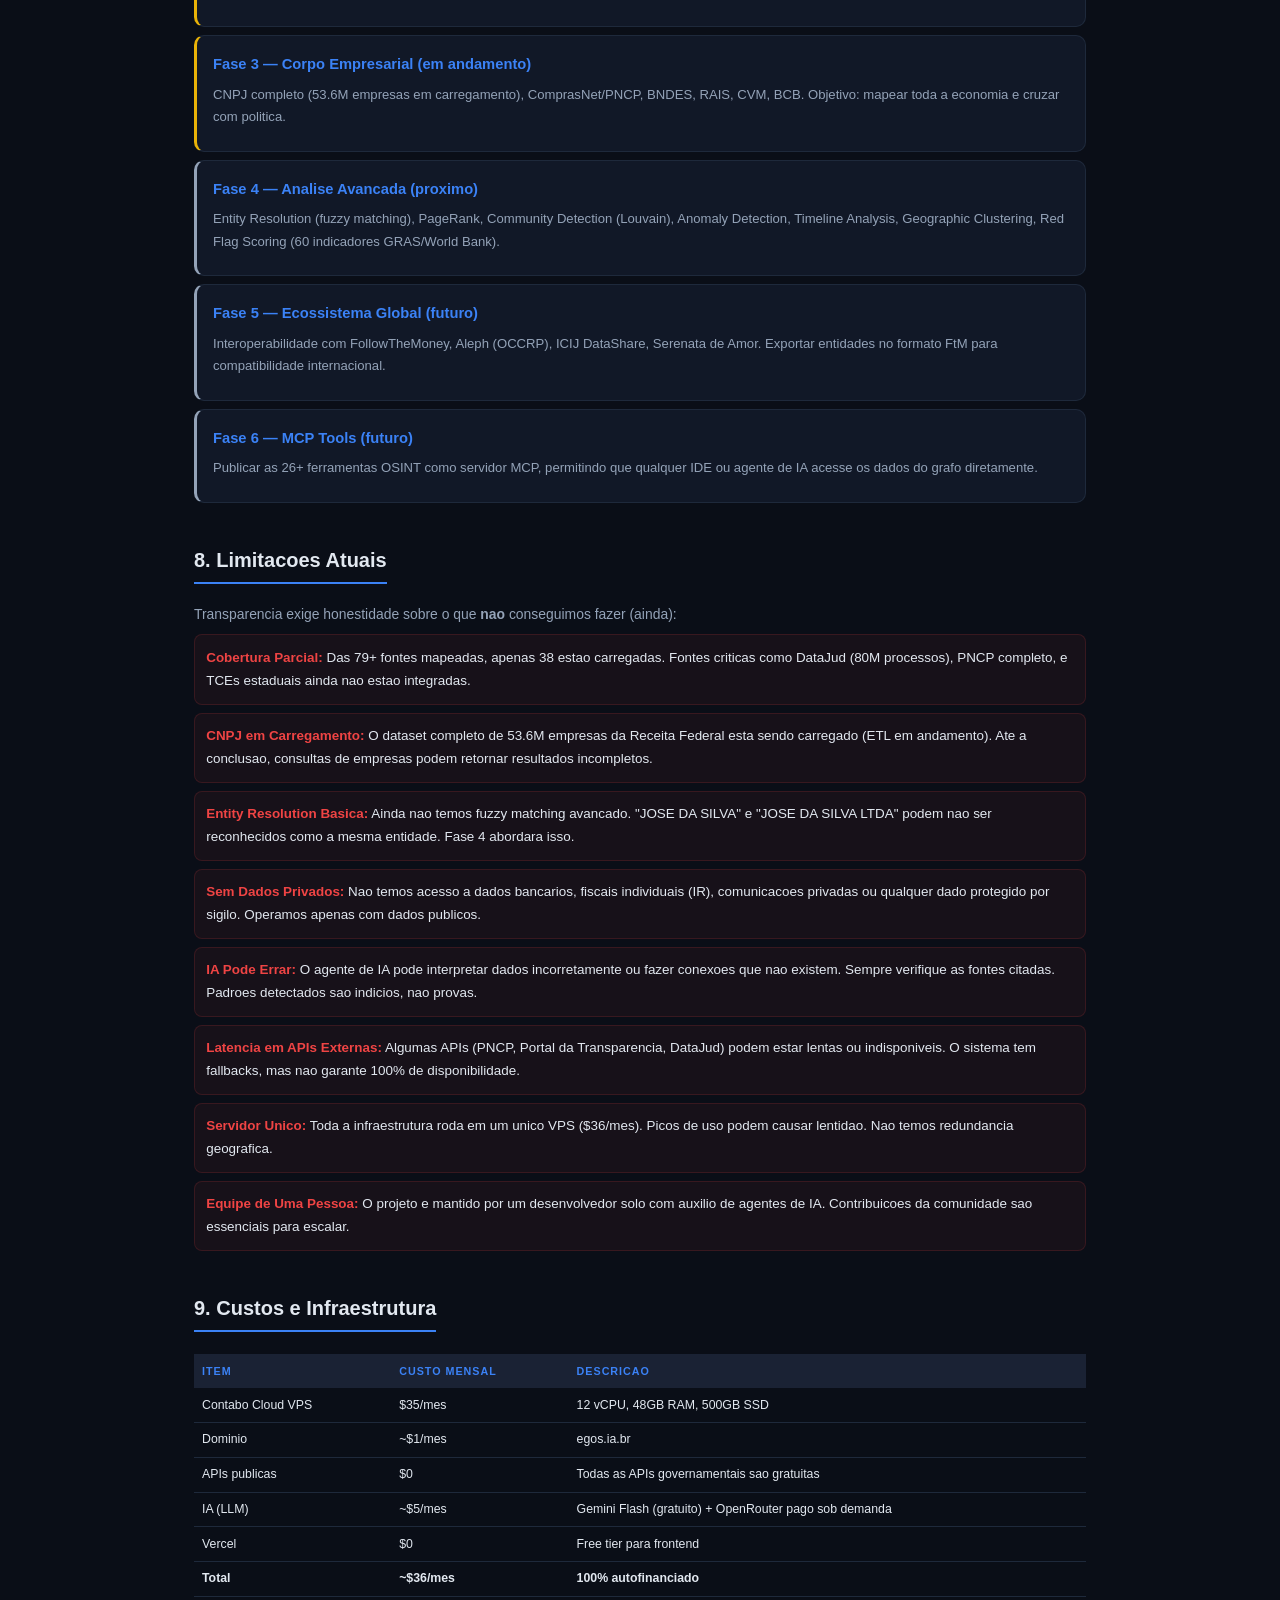
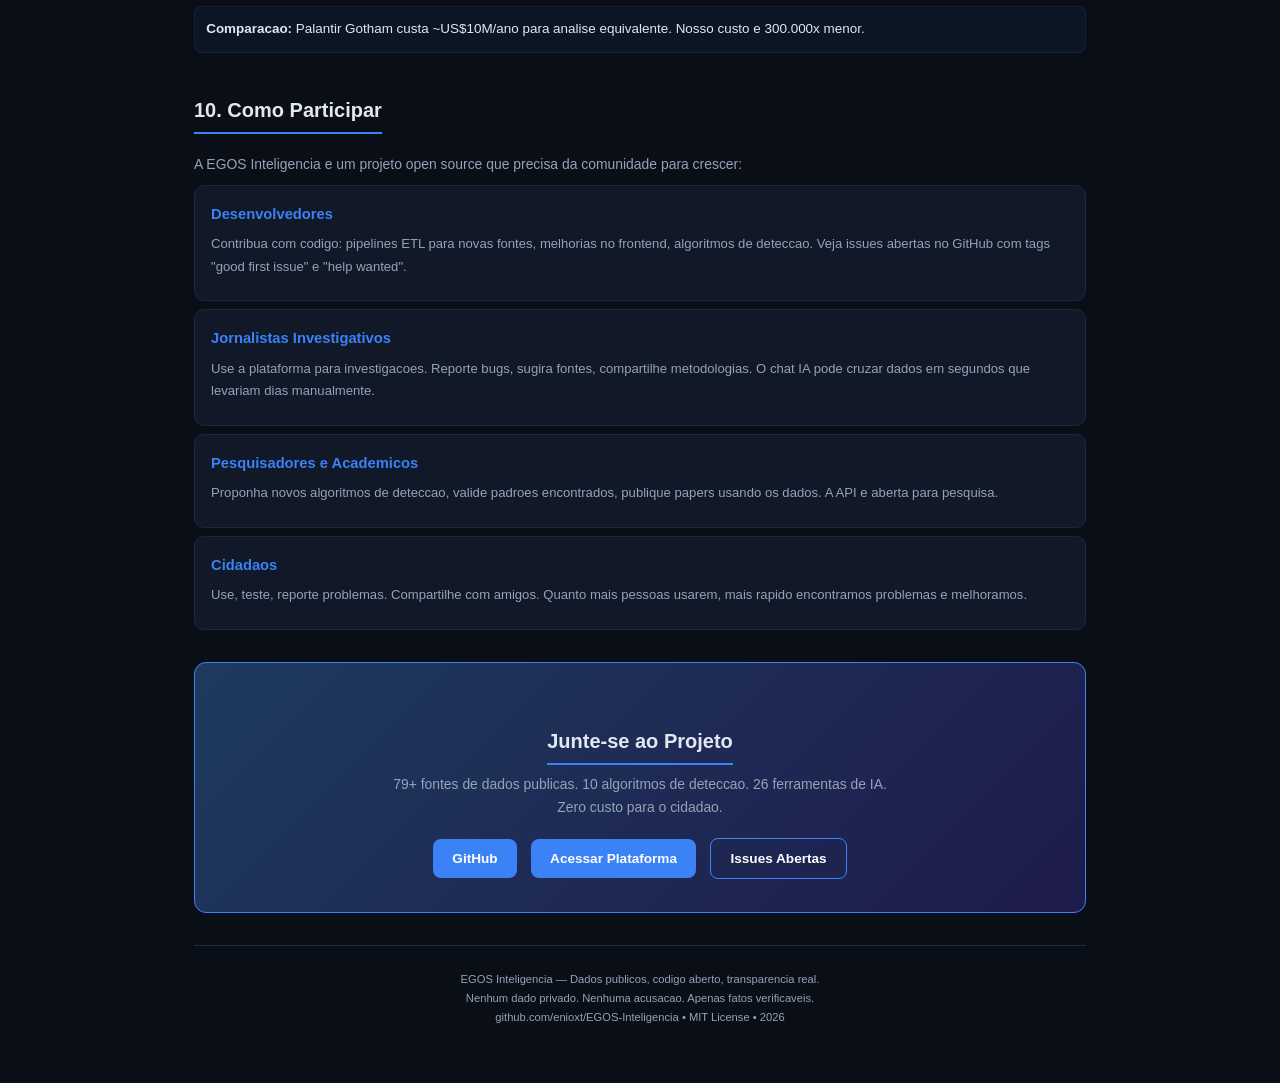
<file: frontend/public/reports/transparencia-metodologia.html>
<!DOCTYPE html>
<html lang="pt-BR">
<head>
<meta charset="UTF-8">
<meta name="viewport" content="width=device-width, initial-scale=1.0">
<title>Transparencia e Metodologia | EGOS Inteligencia</title>
<style>
:root{--bg:#0a0e17;--bg2:#111827;--bg3:#1a2234;--text:#e2e8f0;--mu:#94a3b8;--ac:#3b82f6;--gn:#22c55e;--yl:#eab308;--rd:#ef4444;--bd:#1e293b}
*{margin:0;padding:0;box-sizing:border-box}
body{font-family:'Inter',-apple-system,sans-serif;background:var(--bg);color:var(--text);line-height:1.7}
.c{max-width:940px;margin:0 auto;padding:2rem 1.5rem}
.hd{background:linear-gradient(135deg,#0f172a,#1e1b4b);border-bottom:1px solid var(--bd);padding:1.2rem 0}
.hd .c{display:flex;justify-content:space-between;align-items:center}
.logo{font-size:.8rem;color:var(--ac);font-weight:700;letter-spacing:2px;text-transform:uppercase;text-decoration:none}
h1{font-size:1.8rem;font-weight:800;margin-bottom:.5rem}
h2{font-size:1.25rem;font-weight:700;margin:2rem 0 .8rem;padding-bottom:.3rem;border-bottom:2px solid var(--ac);display:inline-block}
h3{font-size:1rem;font-weight:600;margin:1.2rem 0 .5rem;color:var(--ac)}
p,li{font-size:.87rem;color:var(--mu);margin:.4rem 0}
ul,ol{padding-left:1.5rem}
table{width:100%;border-collapse:collapse;margin:.6rem 0;font-size:.77rem}
th{background:var(--bg3);color:var(--ac);font-weight:600;text-align:left;padding:.5rem;font-size:.67rem;text-transform:uppercase;letter-spacing:1px}
td{padding:.4rem .5rem;border-bottom:1px solid var(--bd)}
tr:hover td{background:rgba(59,130,246,.04)}
.g{color:var(--gn);font-weight:600}.y{color:var(--yl);font-weight:600}
.hero{background:var(--bg2);border:1px solid var(--bd);border-radius:12px;padding:2.5rem;margin:2rem 0}
.hero .sub{color:var(--mu);font-size:1rem;margin-bottom:1rem;max-width:700px}
.tags{display:flex;gap:.6rem;flex-wrap:wrap;font-size:.76rem;color:var(--mu)}
.tags span{background:var(--bg3);padding:.2rem .6rem;border-radius:5px;border:1px solid var(--bd)}
.box{background:var(--bg2);border:1px solid var(--bd);border-radius:10px;padding:1rem;margin:.5rem 0}
.box h4{color:var(--ac);margin-bottom:.2rem;font-size:.92rem}
.box p{font-size:.82rem;color:var(--mu)}
.al{background:rgba(234,179,8,.07);border:1px solid rgba(234,179,8,.2);border-radius:8px;padding:.7rem;margin:.5rem 0;font-size:.84rem}
.al strong{color:var(--yl)}
.lm{background:rgba(239,68,68,.06);border:1px solid rgba(239,68,68,.15);border-radius:8px;padding:.7rem;margin:.5rem 0;font-size:.84rem}
.lm strong{color:var(--rd)}
.ob{background:rgba(59,130,246,.06);border:1px solid rgba(59,130,246,.12);border-radius:8px;padding:.7rem;margin:.5rem 0;font-size:.84rem}
.sg{display:grid;grid-template-columns:repeat(auto-fit,minmax(160px,1fr));gap:.7rem;margin:1rem 0}
.sb{background:var(--bg2);border:1px solid var(--bd);border-radius:10px;padding:.8rem;text-align:center}
.sb .n{font-size:1.5rem;font-weight:800;color:var(--ac);display:block}
.sb .l{font-size:.68rem;color:var(--mu);text-transform:uppercase;letter-spacing:1px}
.cta{background:linear-gradient(135deg,#1e3a5f,#1e1b4b);border:1px solid var(--ac);border-radius:12px;padding:1.8rem;margin:2rem 0;text-align:center}
.cta a{display:inline-block;background:var(--ac);color:white;padding:.5rem 1.2rem;border-radius:8px;text-decoration:none;font-weight:700;margin:.3rem;font-size:.85rem}
.cta a.s2{background:transparent;border:1px solid var(--ac)}
.ft{text-align:center;padding:1.5rem;color:var(--mu);font-size:.7rem;border-top:1px solid var(--bd);margin-top:2rem}
</style>
</head>
<body>
<div class="hd"><div class="c"><a class="logo" href="https://inteligencia.egos.ia.br">EGOS Inteligencia</a><span style="font-size:.7rem;color:var(--mu);font-family:monospace">Relatorio de Transparencia &bull; 03/03/2026</span></div></div>
<div class="c">
<div class="hero">
<h1>Transparencia, Metodologia e Fontes de Dados</h1>
<p class="sub">Como a EGOS Inteligencia funciona: usamos exclusivamente dados publicos e abertos para construir o maior grafo de relacoes entre entidades publicas e privadas do Brasil. 100% open source, verificavel e acessivel a qualquer cidadao.</p>
<div class="tags">
<span>38 fontes carregadas</span><span>79+ fontes mapeadas</span><span>141M+ nos</span><span>92M+ relacionamentos</span><span>Open Source (MIT)</span><span>$36/mes total</span>
</div>
</div>

<div class="sg">
<div class="sb"><span class="n">141M+</span><span class="l">Nos no Grafo</span></div>
<div class="sb"><span class="n">92M+</span><span class="l">Relacionamentos</span></div>
<div class="sb"><span class="n">38</span><span class="l">Fontes Ativas</span></div>
<div class="sb"><span class="n">79+</span><span class="l">Fontes Mapeadas</span></div>
<div class="sb"><span class="n">46</span><span class="l">Pipelines ETL</span></div>
<div class="sb"><span class="n">26</span><span class="l">Tools de IA</span></div>
<div class="sb"><span class="n">10</span><span class="l">Detectores de Padrao</span></div>
<div class="sb"><span class="n">$36</span><span class="l">Custo Mensal</span></div>
</div>

<!-- SECTION 1: METODOLOGIA -->
<h2 id="met">1. Metodologia</h2>
<p>A EGOS Inteligencia opera com uma metodologia simples e transparente em 5 etapas:</p>

<div class="box"><h4>Etapa 1: Coleta &mdash; Apenas Dados Publicos</h4>
<p>Todos os dados sao provenientes de fontes publicas oficiais: Portal da Transparencia, Receita Federal (CNPJ publico), TSE, CNJ, CGU, ICIJ (Panama Papers), OpenSanctions, entre 79+ fontes. <strong style="color:var(--gn)">Nenhum dado privado, hackeado ou obtido ilegalmente.</strong></p></div>

<div class="box"><h4>Etapa 2: Transformacao &mdash; Pipelines ETL</h4>
<p>46 pipelines automatizados (Python) baixam, limpam e normalizam os dados. CPFs de nao-PEP sao mascarados conforme LGPD. Dados sao convertidos para o formato de grafo (nos + relacionamentos).</p></div>

<div class="box"><h4>Etapa 3: Armazenamento &mdash; Grafo de Conhecimento (Neo4j)</h4>
<p>Entidades (pessoas, empresas, contratos, sancoes) conectam-se por relacionamentos (SOCIO_DE, DOOU, VENCEU, SANCIONADA). Isso permite cruzamentos impossiveis em tabelas &mdash; como descobrir que o socio de uma empresa sancionada doou para o deputado autor da emenda que beneficiou aquela empresa.</p></div>

<div class="box"><h4>Etapa 4: Analise &mdash; IA + 26 Ferramentas</h4>
<p>Um agente de IA consulta 26 ferramentas em tempo real: busca no grafo Neo4j, APIs publicas (Portal Transparencia, DataJud, Querido Diario, PNCP, Camara, Senado), e busca web. O agente cruza informacoes e gera respostas com cadeia de fontes rastreavel.</p></div>

<div class="box"><h4>Etapa 5: Publicacao &mdash; Aberta e Verificavel</h4>
<p>Todo codigo e open source (MIT). Relatorios incluem fontes consultadas, custo da analise e limitacoes. <strong style="color:var(--ac)">Nenhuma acusacao &mdash; apenas dados publicos cruzados.</strong></p></div>

<!-- SECTION 2: PRINCIPIOS -->
<h2 id="prin">2. Principios Eticos</h2>
<div class="ob"><strong>Declaracao de Neutralidade:</strong> A EGOS Inteligencia nao faz acusacoes. Apresentamos dados publicos cruzados para que cidadaos, jornalistas e orgaos de controle tirem suas conclusoes. Padroes detectados sao <em>indicios</em>, nao provas.</div>
<ul>
<li><strong>Dados Publicos Apenas:</strong> Nenhuma fonte privada, vazada ou ilegal</li>
<li><strong>LGPD Compliance:</strong> CPFs mascarados (***.***.***-XX). Registro de Tratamento Art. 37 publicado</li>
<li><strong>Neutralidade Politica:</strong> Algoritmos aplicados uniformemente. CI audita linguagem tendenciosa</li>
<li><strong>Open Source (MIT):</strong> Codigo em github.com/enioxt/EGOS-Inteligencia</li>
<li><strong>Rastreabilidade:</strong> Cada resposta inclui fontes consultadas e custo</li>
<li><strong>Autofinanciado:</strong> $36/mes, sem patrocinadores, sem grants</li>
</ul>

<!-- SECTION 3: FONTES ATIVAS -->
<h2 id="fontes">3. Fontes de Dados Ativas (38 carregadas)</h2>
<p>Todas tem pipelines ETL funcionais e estao no grafo Neo4j de producao.</p>

<h3>Empresas e Sociedade</h3>
<table><tr><th>Fonte</th><th>Volume</th><th>Descricao</th></tr>
<tr><td>CNPJ Receita Federal</td><td class="g">53.6M empresas, 1.98M socios</td><td>Todas as empresas do Brasil + quadro societario</td></tr>
<tr><td>Holdings (derivado)</td><td class="g">59K relacoes</td><td>Cadeias de participacao societaria empresa-empresa</td></tr>
</table>

<h3>Politico-Eleitoral (TSE)</h3>
<table><tr><th>Fonte</th><th>Volume</th><th>Descricao</th></tr>
<tr><td>Candidaturas + Doacoes</td><td class="g">7.1M pessoas, 8.2M doacoes</td><td>Historico eleitoral 2002-2024</td></tr>
<tr><td>Bens de Candidatos</td><td class="g">14.3M bens declarados</td><td>Patrimonio declarado por eleicao</td></tr>
<tr><td>Filiados a Partidos</td><td class="g">16.5M filiacoes</td><td>Historico de filiacao partidaria</td></tr>
</table>

<h3>Sancoes e Controle</h3>
<table><tr><th>Fonte</th><th>Volume</th><th>Descricao</th></tr>
<tr><td>CEIS + CNEP (CGU)</td><td class="g">23.8K sancoes</td><td>Empresas/pessoas impedidas de contratar com governo</td></tr>
<tr><td>TCU Auditorias</td><td class="g">45K sancoes</td><td>Inidoneos e inabilitados pelo Tribunal de Contas</td></tr>
<tr><td>CEAF (CGU)</td><td class="g">4.1K expulsoes</td><td>Servidores expulsos por corrupcao</td></tr>
<tr><td>CEPIM (CGU)</td><td class="g">3.6K ONGs</td><td>ONGs impedidas de receber verba publica</td></tr>
<tr><td>Acordos de Leniencia</td><td class="g">112 acordos</td><td>Empresas que confessaram corrupcao</td></tr>
<tr><td>PEP CGU</td><td class="g">133.8K PEPs</td><td>Pessoas Expostas Politicamente</td></tr>
</table>

<h3>Contratos e Orcamento</h3>
<table><tr><th>Fonte</th><th>Volume</th><th>Descricao</th></tr>
<tr><td>Portal da Transparencia</td><td class="g">38K contratos, 27.6K emendas</td><td>Contratos e emendas federais</td></tr>
<tr><td>ComprasNet</td><td class="g">1.08M contratos</td><td>Compras publicas federais</td></tr>
<tr><td>TransfereGov</td><td class="g">71K emendas, 67K convenios</td><td>Transferencias federais a municipios</td></tr>
<tr><td>SIOP</td><td class="g">71.1K emendas</td><td>Execucao de emendas parlamentares</td></tr>
<tr><td>Renuncias Fiscais</td><td class="g">291.8K incentivos</td><td>R$414B+ em incentivos fiscais concedidos</td></tr>
</table>

<h3>Financeiro</h3>
<table><tr><th>Fonte</th><th>Volume</th><th>Descricao</th></tr>
<tr><td>PGFN (Divida Ativa)</td><td class="g">24M dividas</td><td>Devedores da Uniao</td></tr>
<tr><td>BNDES</td><td class="g">9.2K financiamentos</td><td>Emprestimos do banco de desenvolvimento</td></tr>
<tr><td>CVM Processos</td><td class="g">522 processos</td><td>Sancoes do mercado de capitais</td></tr>
<tr><td>CVM Fundos</td><td class="g">41K fundos</td><td>Registro de fundos de investimento</td></tr>
<tr><td>BCB Penalidades</td><td class="g">3.5K multas</td><td>Multas a instituicoes financeiras</td></tr>
</table>

<h3>Legislativo</h3>
<table><tr><th>Fonte</th><th>Volume</th><th>Descricao</th></tr>
<tr><td>Camara (CEAP)</td><td class="g">4.6M despesas</td><td>Gastos de gabinete de deputados</td></tr>
<tr><td>Senado (CEAP)</td><td class="g">272K despesas</td><td>Gastos de gabinete de senadores</td></tr>
<tr><td>CPIs (Senado)</td><td class="g">3 CPIs</td><td>Investigacoes parlamentares</td></tr>
</table>

<h3>Diarios Oficiais e Juridico</h3>
<table><tr><th>Fonte</th><th>Volume</th><th>Descricao</th></tr>
<tr><td>DOU (Diario Oficial)</td><td class="g">3.98M atos</td><td>Atos do Diario Oficial da Uniao</td></tr>
<tr><td>STF</td><td class="g">2.38M processos</td><td>Supremo Tribunal Federal</td></tr>
</table>

<h3>Saude, Educacao, Trabalho, Meio Ambiente</h3>
<table><tr><th>Fonte</th><th>Volume</th><th>Descricao</th></tr>
<tr><td>DATASUS/CNES</td><td class="g">602K unidades</td><td>Registro de unidades de saude</td></tr>
<tr><td>INEP</td><td class="g">224K escolas</td><td>Censo escolar + mantenedoras</td></tr>
<tr><td>RAIS</td><td class="g">29.5K registros</td><td>Estatisticas trabalhistas agregadas</td></tr>
<tr><td>IBAMA Embargos</td><td class="g">79K embargos</td><td>Propriedades embargadas por crimes ambientais</td></tr>
<tr><td>CPGF (Cartao Gov)</td><td class="g">1.46M transacoes</td><td>Gastos no cartao corporativo do governo</td></tr>
<tr><td>Viagens Gov</td><td class="g">3.71M viagens</td><td>Viagens a servico do governo federal</td></tr>
</table>

<h3>Internacional</h3>
<table><tr><th>Fonte</th><th>Volume</th><th>Descricao</th></tr>
<tr><td>OpenSanctions</td><td class="g">118K matches</td><td>PEPs e sancionados globais cruzados com BR</td></tr>
<tr><td>ICIJ Offshore Leaks</td><td class="g">4.8K entidades, 6.6K officers</td><td>Panama/Paradise/Pandora Papers</td></tr>
<tr><td>OFAC + EU + UN + World Bank</td><td class="g">39.2K sancoes</td><td>Sancoes internacionais consolidadas</td></tr>
</table>

<!-- SECTION 4: FONTES FUTURAS -->
<h2 id="futuro">4. Fontes Planejadas (41+ adicionais)</h2>
<p>Fontes ja identificadas e mapeadas que serao integradas nas proximas fases. Todas sao publicas e abertas.</p>

<div class="al"><strong>Nota:</strong> Muitas destas fontes ja possuem pipeline ETL pronto, aguardando apenas tempo de processamento ou download de dados.</div>

<table><tr><th>Grupo</th><th>Fontes</th><th>Status</th><th>Valor</th></tr>
<tr><td><strong>Judiciario</strong></td><td>DataJud CNJ (80M+ processos), STJ, CNCIAI (improbidade), CARF</td><td class="y">Pipeline pronto</td><td>MUITO ALTO</td></tr>
<tr><td><strong>Compras Publicas</strong></td><td>PNCP (nacional), SIAFI, SICONFI, Tesouro Transparente, MiDES</td><td class="y">Parcial</td><td>MUITO ALTO</td></tr>
<tr><td><strong>Regulacao</strong></td><td>ANEEL, ANP, ANATEL, ANVISA, ANS, ANAC, ANTAQ, ANM</td><td>Pipeline pendente</td><td>MEDIO</td></tr>
<tr><td><strong>Meio Ambiente</strong></td><td>MapBiomas, SiCAR (7M propriedades), INPE DETER/PRODES, INCRA</td><td>Pipeline pendente</td><td>ALTO</td></tr>
<tr><td><strong>Trabalho</strong></td><td>CAGED (detalhado), RAIS microdados, INSS/DATAPREV, PREVIC</td><td class="y">Parcial</td><td>MEDIO</td></tr>
<tr><td><strong>Financeiro</strong></td><td>CVM completo (ownership), BCB series, B3 negociacoes</td><td class="y">Pipeline pronto</td><td>ALTO</td></tr>
<tr><td><strong>Estadual/Municipal</strong></td><td>TCEs (SP, RJ, RS, PE, MG...), portais estaduais, Querido Diario</td><td>Pipeline pendente</td><td>ALTO</td></tr>
<tr><td><strong>Infraestrutura</strong></td><td>DENATRAN (110M veiculos), ANAC RAB, DNIT, PRF</td><td>Pipeline pendente</td><td>MEDIO</td></tr>
<tr><td><strong>Estatisticas</strong></td><td>IBGE (Censo, PNAD, PIB), IPEAData, Base dos Dados</td><td>Pipeline pendente</td><td>BAIXO</td></tr>
</table>

<!-- SECTION 5: FERRAMENTAS -->
<h2 id="tools">5. Ferramentas de Analise do Chat (26 tools)</h2>
<p>O agente de IA tem acesso a 26 ferramentas que consulta em tempo real durante uma conversa:</p>

<table><tr><th>#</th><th>Ferramenta</th><th>Fonte</th><th>Descricao</th></tr>
<tr><td>1</td><td>search_entities</td><td>Neo4j</td><td>Busca de entidades no grafo (fuzzy + wildcard)</td></tr>
<tr><td>2</td><td>get_entity_connections</td><td>Neo4j</td><td>Conexoes de uma entidade (1 hop)</td></tr>
<tr><td>3</td><td>cypher_query</td><td>Neo4j</td><td>Query Cypher direto no grafo</td></tr>
<tr><td>4</td><td>web_search</td><td>Brave/DDG</td><td>Busca web com fallback</td></tr>
<tr><td>5-6</td><td>search_emendas/transferencias</td><td>TransfereGov</td><td>Emendas e transferencias federais</td></tr>
<tr><td>7</td><td>search_ceap</td><td>Camara</td><td>Gastos de gabinete (CEAP)</td></tr>
<tr><td>8</td><td>search_votacoes</td><td>Camara</td><td>Votacoes nominais de deputados</td></tr>
<tr><td>9</td><td>search_gazettes</td><td>Querido Diario</td><td>Diarios oficiais municipais</td></tr>
<tr><td>10</td><td>search_servidores</td><td>Portal Transparencia</td><td>Servidores publicos federais + salarios</td></tr>
<tr><td>11</td><td>search_licitacoes</td><td>Portal Transparencia</td><td>Licitacoes federais</td></tr>
<tr><td>12</td><td>search_contratos</td><td>Portal Transparencia</td><td>Contratos federais</td></tr>
<tr><td>13</td><td>search_sancoes</td><td>Portal Transparencia</td><td>Sancoes federais</td></tr>
<tr><td>14</td><td>search_cpgf</td><td>Portal Transparencia</td><td>Gastos no cartao corporativo</td></tr>
<tr><td>15</td><td>pncp_licitacoes</td><td>PNCP</td><td>Licitacoes nacionais (todas as esferas)</td></tr>
<tr><td>16</td><td>cnpj_info</td><td>Querido Diario</td><td>Info empresa + socios</td></tr>
<tr><td>17</td><td>opencnpj</td><td>OpenCNPJ</td><td>Dados Receita Federal</td></tr>
<tr><td>18</td><td>oab_advogado</td><td>OAB/CNA</td><td>Cadastro de advogados</td></tr>
<tr><td>19</td><td>bnmp_mandados</td><td>BNMP/CNJ</td><td>Mandados de prisao</td></tr>
<tr><td>20</td><td>procurados_lookup</td><td>Policia Federal</td><td>Pessoas procuradas</td></tr>
<tr><td>21</td><td>lista_suja_lookup</td><td>MTE</td><td>Lista suja trabalho escravo</td></tr>
<tr><td>22</td><td>datajud_processos</td><td>DataJud/CNJ</td><td>Processos judiciais</td></tr>
<tr><td>23</td><td>interpol_notices</td><td>Interpol</td><td>Alertas vermelhos/amarelos</td></tr>
<tr><td>24</td><td>search_pep_city</td><td>Camara + Web</td><td>PEPs por cidade</td></tr>
<tr><td>25</td><td>search_receita_cnpj</td><td>Receita Federal</td><td>Busca direta CNPJ</td></tr>
<tr><td>26</td><td>get_graph_stats</td><td>Neo4j</td><td>Estatisticas gerais do grafo</td></tr>
</table>

<!-- SECTION 6: PADROES -->
<h2 id="pad">6. Deteccao de Padroes (10 algoritmos)</h2>
<p>Algoritmos automatizados que analisam o grafo para detectar padroes suspeitos:</p>

<table><tr><th>Padrao</th><th>Descricao</th><th>Indicador</th></tr>
<tr><td><strong>Contract Splitting</strong></td><td>Fracionamento de contratos para evitar licitacao</td><td>Multiplos contratos < R$80K para mesmo fornecedor</td></tr>
<tr><td><strong>HHI Concentration</strong></td><td>Concentracao de mercado em licitacoes</td><td>Indice Herfindahl-Hirschman > 0.25</td></tr>
<tr><td><strong>Benford Analysis</strong></td><td>Desvio da Lei de Benford em valores de contratos</td><td>MAD > 0.015 nos primeiros digitos</td></tr>
<tr><td><strong>PEP Company Ownership</strong></td><td>Pessoa Politicamente Exposta como socia de empresa</td><td>PEP -> SOCIO_DE -> Empresa com contratos gov</td></tr>
<tr><td><strong>Revolving Door</strong></td><td>Porta giratoria publico-privada</td><td>Servidor -> demissao -> socio de fornecedor</td></tr>
<tr><td><strong>Amendment Beneficiary</strong></td><td>Emenda parlamentar que beneficia empresa do doador</td><td>Doador -> DOOU -> Deputado -> EMENDA -> Empresa</td></tr>
<tr><td><strong>Single Bidder Repeat</strong></td><td>Licitacoes repetidas com fornecedor unico</td><td>Mesmo CNPJ vence sem concorrencia</td></tr>
<tr><td><strong>Same Day Contracts</strong></td><td>Multiplos contratos no mesmo dia</td><td>Orgao emite >3 contratos identicos no mesmo dia</td></tr>
<tr><td><strong>Shared Address Network</strong></td><td>Empresas concorrentes com mesmo endereco</td><td>Fornecedores "diferentes" dividem sede</td></tr>
<tr><td><strong>Inexigibilidade Recurrence</strong></td><td>Uso repetido de dispensa de licitacao</td><td>>3 dispensas para mesmo fornecedor/ano</td></tr>
</table>

<!-- SECTION 7: ROADMAP -->
<h2 id="road">7. Roadmap</h2>

<div class="box" style="border-left:3px solid var(--gn)"><h4>Fase 1 &mdash; Fundacao &#10004; CONCLUIDA</h4>
<p>38 fontes carregadas, 141M+ nos, 92M+ relacionamentos. Frontend publico, 2 bots (Discord + Telegram), API com 26 tools, 10 detectores de padrao. 46 pipelines ETL.</p></div>

<div class="box" style="border-left:3px solid var(--yl)"><h4>Fase 2 &mdash; Expansao Politica (em andamento)</h4>
<p>Integrar dados eleitorais completos (TSE historico), gastos legislativos detalhados, CPIs, DOU completo, Querido Diario. Objetivo: rede Politico -> Doador -> Empresa -> Contrato -> Sancao.</p></div>

<div class="box" style="border-left:3px solid var(--yl)"><h4>Fase 3 &mdash; Corpo Empresarial (em andamento)</h4>
<p>CNPJ completo (53.6M empresas em carregamento), ComprasNet/PNCP, BNDES, RAIS, CVM, BCB. Objetivo: mapear toda a economia e cruzar com politica.</p></div>

<div class="box" style="border-left:3px solid var(--mu)"><h4>Fase 4 &mdash; Analise Avancada (proximo)</h4>
<p>Entity Resolution (fuzzy matching), PageRank, Community Detection (Louvain), Anomaly Detection, Timeline Analysis, Geographic Clustering, Red Flag Scoring (60 indicadores GRAS/World Bank).</p></div>

<div class="box" style="border-left:3px solid var(--mu)"><h4>Fase 5 &mdash; Ecossistema Global (futuro)</h4>
<p>Interoperabilidade com FollowTheMoney, Aleph (OCCRP), ICIJ DataShare, Serenata de Amor. Exportar entidades no formato FtM para compatibilidade internacional.</p></div>

<div class="box" style="border-left:3px solid var(--mu)"><h4>Fase 6 &mdash; MCP Tools (futuro)</h4>
<p>Publicar as 26+ ferramentas OSINT como servidor MCP, permitindo que qualquer IDE ou agente de IA acesse os dados do grafo diretamente.</p></div>

<!-- SECTION 8: LIMITACOES -->
<h2 id="lim">8. Limitacoes Atuais</h2>
<p>Transparencia exige honestidade sobre o que <strong>nao</strong> conseguimos fazer (ainda):</p>

<div class="lm"><strong>Cobertura Parcial:</strong> Das 79+ fontes mapeadas, apenas 38 estao carregadas. Fontes criticas como DataJud (80M processos), PNCP completo, e TCEs estaduais ainda nao estao integradas.</div>

<div class="lm"><strong>CNPJ em Carregamento:</strong> O dataset completo de 53.6M empresas da Receita Federal esta sendo carregado (ETL em andamento). Ate a conclusao, consultas de empresas podem retornar resultados incompletos.</div>

<div class="lm"><strong>Entity Resolution Basica:</strong> Ainda nao temos fuzzy matching avancado. "JOSE DA SILVA" e "JOSE DA SILVA LTDA" podem nao ser reconhecidos como a mesma entidade. Fase 4 abordara isso.</div>

<div class="lm"><strong>Sem Dados Privados:</strong> Nao temos acesso a dados bancarios, fiscais individuais (IR), comunicacoes privadas ou qualquer dado protegido por sigilo. Operamos apenas com dados publicos.</div>

<div class="lm"><strong>IA Pode Errar:</strong> O agente de IA pode interpretar dados incorretamente ou fazer conexoes que nao existem. Sempre verifique as fontes citadas. Padroes detectados sao indicios, nao provas.</div>

<div class="lm"><strong>Latencia em APIs Externas:</strong> Algumas APIs (PNCP, Portal da Transparencia, DataJud) podem estar lentas ou indisponiveis. O sistema tem fallbacks, mas nao garante 100% de disponibilidade.</div>

<div class="lm"><strong>Servidor Unico:</strong> Toda a infraestrutura roda em um unico VPS ($36/mes). Picos de uso podem causar lentidao. Nao temos redundancia geografica.</div>

<div class="lm"><strong>Equipe de Uma Pessoa:</strong> O projeto e mantido por um desenvolvedor solo com auxilio de agentes de IA. Contribuicoes da comunidade sao essenciais para escalar.</div>

<!-- SECTION 9: CUSTOS -->
<h2 id="custo">9. Custos e Infraestrutura</h2>
<table><tr><th>Item</th><th>Custo Mensal</th><th>Descricao</th></tr>
<tr><td>Contabo Cloud VPS</td><td>$35/mes</td><td>12 vCPU, 48GB RAM, 500GB SSD</td></tr>
<tr><td>Dominio</td><td>~$1/mes</td><td>egos.ia.br</td></tr>
<tr><td>APIs publicas</td><td>$0</td><td>Todas as APIs governamentais sao gratuitas</td></tr>
<tr><td>IA (LLM)</td><td>~$5/mes</td><td>Gemini Flash (gratuito) + OpenRouter pago sob demanda</td></tr>
<tr><td>Vercel</td><td>$0</td><td>Free tier para frontend</td></tr>
<tr><td><strong>Total</strong></td><td><strong>~$36/mes</strong></td><td><strong>100% autofinanciado</strong></td></tr>
</table>
<div class="ob"><strong>Comparacao:</strong> Palantir Gotham custa ~US$10M/ano para analise equivalente. Nosso custo e 300.000x menor.</div>

<!-- SECTION 10: PARTICIPAR -->
<h2 id="part">10. Como Participar</h2>
<p>A EGOS Inteligencia e um projeto open source que precisa da comunidade para crescer:</p>

<div class="box"><h4>Desenvolvedores</h4>
<p>Contribua com codigo: pipelines ETL para novas fontes, melhorias no frontend, algoritmos de deteccao. Veja issues abertas no GitHub com tags "good first issue" e "help wanted".</p></div>

<div class="box"><h4>Jornalistas Investigativos</h4>
<p>Use a plataforma para investigacoes. Reporte bugs, sugira fontes, compartilhe metodologias. O chat IA pode cruzar dados em segundos que levariam dias manualmente.</p></div>

<div class="box"><h4>Pesquisadores e Academicos</h4>
<p>Proponha novos algoritmos de deteccao, valide padroes encontrados, publique papers usando os dados. A API e aberta para pesquisa.</p></div>

<div class="box"><h4>Cidadaos</h4>
<p>Use, teste, reporte problemas. Compartilhe com amigos. Quanto mais pessoas usarem, mais rapido encontramos problemas e melhoramos.</p></div>

<div class="cta">
<h2 style="margin-bottom:.5rem">Junte-se ao Projeto</h2>
<p style="color:var(--mu);font-size:.87rem;max-width:500px;margin:0 auto .8rem">79+ fontes de dados publicas. 10 algoritmos de deteccao. 26 ferramentas de IA. Zero custo para o cidadao.</p>
<a href="https://github.com/enioxt/EGOS-Inteligencia">GitHub</a>
<a href="https://inteligencia.egos.ia.br">Acessar Plataforma</a>
<a href="https://github.com/enioxt/EGOS-Inteligencia/issues" class="s2">Issues Abertas</a>
</div>

<div class="ft">
EGOS Inteligencia &mdash; Dados publicos, codigo aberto, transparencia real.<br>
Nenhum dado privado. Nenhuma acusacao. Apenas fatos verificaveis.<br>
github.com/enioxt/EGOS-Inteligencia &bull; MIT License &bull; 2026
</div>
</div>
</body>
</html>
</file>
